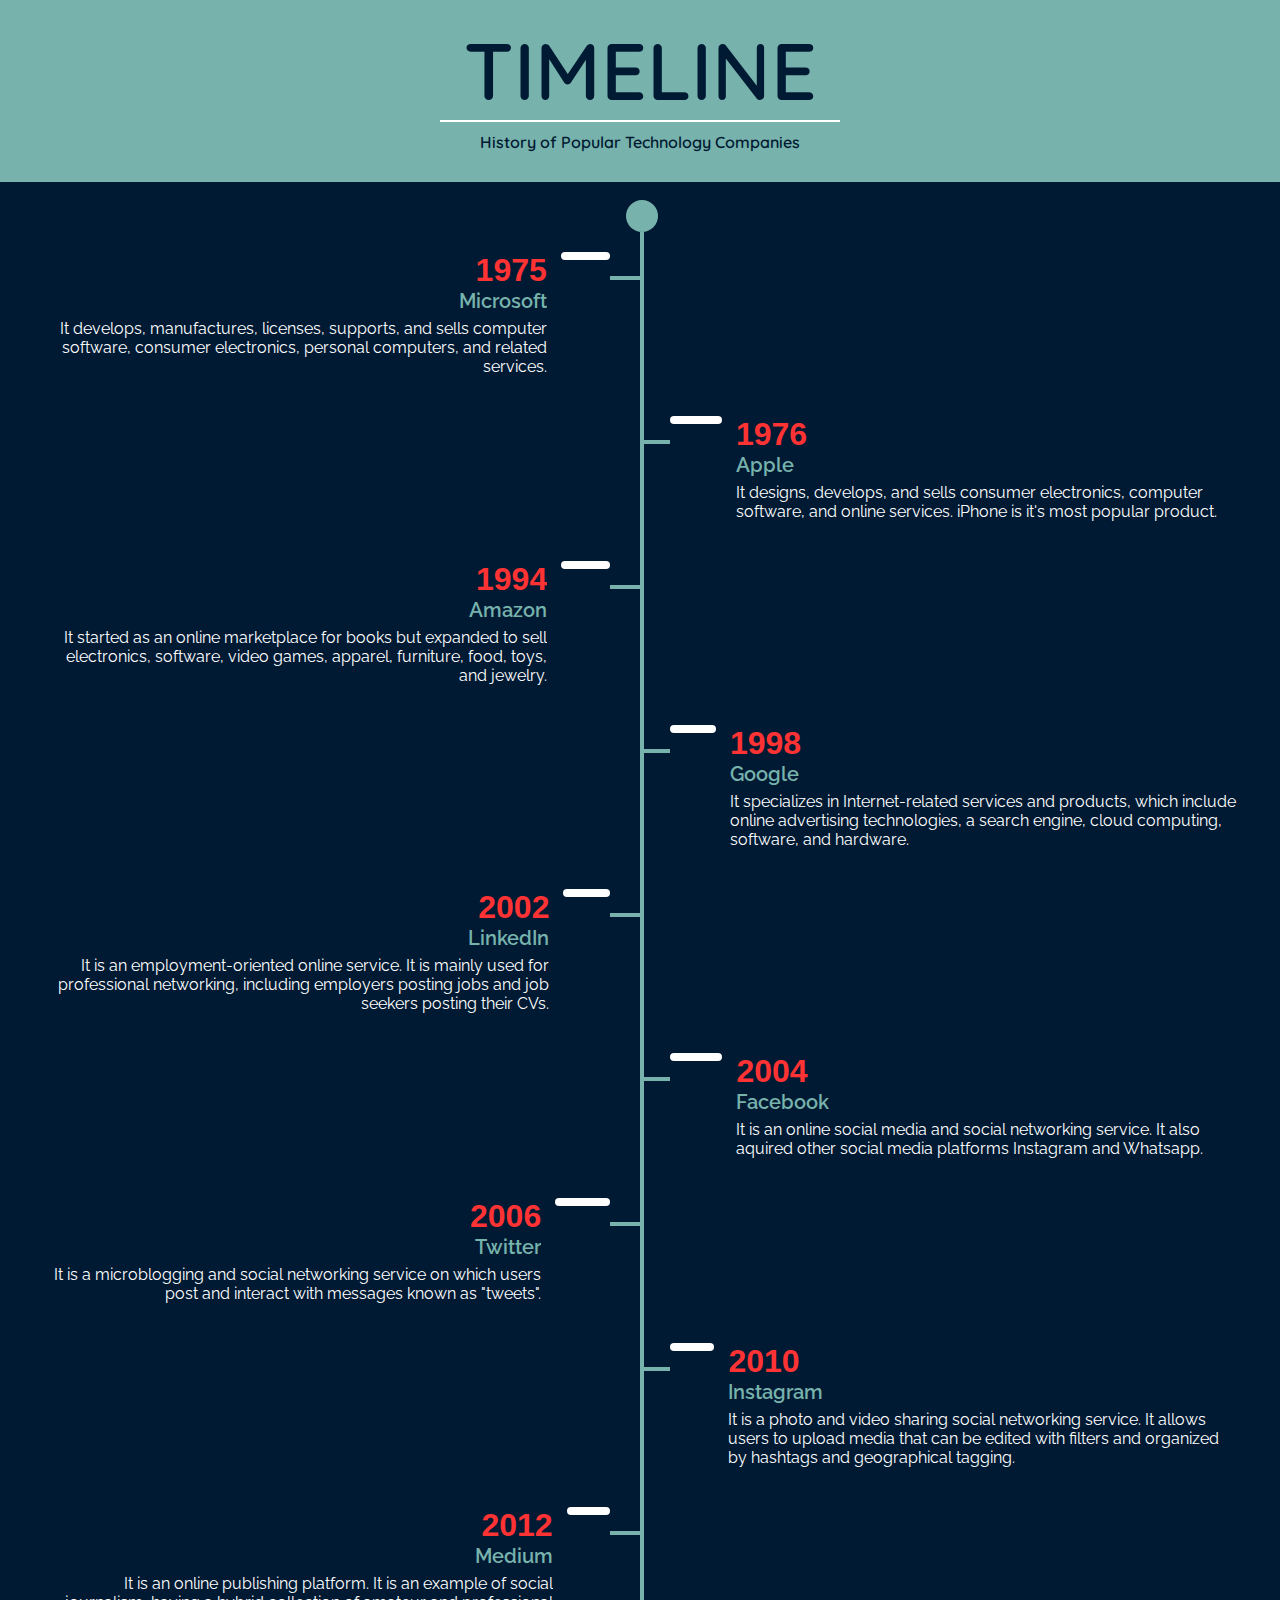
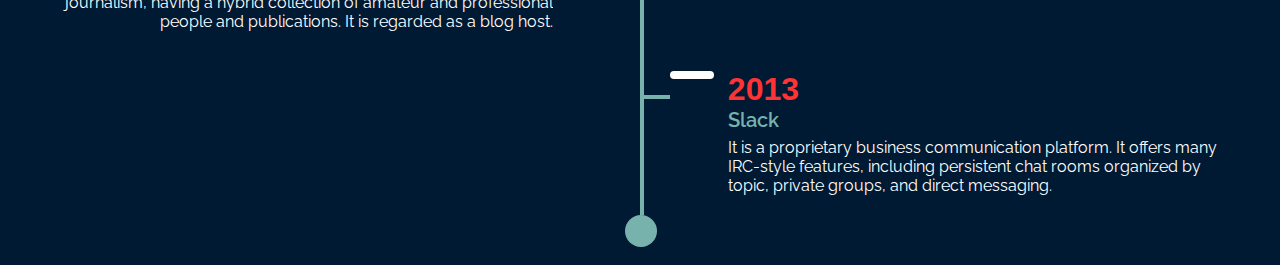
<file: companies-timeline/index.html>
<!DOCTYPE html>
<html lang="en">

<head>
  <meta charset="UTF-8">
  <meta name="viewport" content="width=device-width, initial-scale=1.0">
  <link rel="stylesheet" href="css/style.css">
  <link rel="stylesheet" href="https://use.fontawesome.com/releases/v5.14.0/css/all.css" integrity="sha384-HzLeBuhoNPvSl5KYnjx0BT+WB0QEEqLprO+NBkkk5gbc67FTaL7XIGa2w1L0Xbgc" crossorigin="anonymous">
  <link href="https://fonts.googleapis.com/css2?family=Quicksand:wght@300&family=Raleway:wght@400;600&display=swap" rel="stylesheet">
  <title>Companies Timeline</title>
</head>

<body>
  <header>
    <div class="container">
      <h1 class="heading">TIMELINE</h1>
      <hr>
      <p class="description">
        History of Popular Technology Companies 
      </p>
    </div>
  </header>
  <main>
    <div class="timeline">
      <ul>
        <li class="company left">
          <div class="icon"><i class="fab fa-microsoft"></i></div>
          <div class="content">
            <div class="year">1975</div>
            <div class="title">Microsoft</div>
            <div class="info">
              It develops, manufactures, licenses, supports, and sells computer software, consumer electronics, personal computers, and related services.
            </div>
          </div>
        </li>
        <li class="company right">
          <div class="icon"><i class="fab fa-apple"></i></div>
          <div class="content">
            <div class="year">1976</div>
            <div class="title">Apple</div>
            <div class="info">
              It designs, develops, and sells consumer electronics, computer software, and online services. iPhone is it's most popular product.
            </div>
          </div>
        </li>
        <li class="company left">
          <div class="icon"><i class="fab fa-amazon"></i></div>
          <div class="content">
            <div class="year">1994</div>
            <div class="title">Amazon</div>
            <div class="info">
              It started as an online marketplace for books but expanded to sell electronics, software, video games, apparel, furniture, food, toys, and jewelry.
            </div>
          </div>
        </li>
        <li class="company right">
          <div class="icon"><i class="fab fa-google"></i></div>
          <div class="content">
            <div class="year">1998</div>
            <div class="title">Google</div>
            <div class="info">
              It specializes in Internet-related services and products, which include online advertising technologies, a search engine, cloud computing, software, and hardware.
            </div>
          </div>
        </li>
        <li class="company left">
          <div class="icon"><i class="fab fa-linkedin-in"></i></div>
          <div class="content">
            <div class="year">2002</div>
            <div class="title">LinkedIn</div>
            <div class="info">
              It is an employment-oriented online service. It is mainly used for professional networking, including employers posting jobs and job seekers posting their CVs.
            </div>
          </div>
        </li>
        <li class="company right">
          <div class="icon"><i class="fab fa-facebook-f"></i></div>
          <div class="content">
            <div class="year">2004</div>
            <div class="title">Facebook</div>
            <div class="info">
              It is an online social media and social networking service. It also aquired other social media platforms Instagram and Whatsapp.
            </div>
          </div>
        </li>
        <li class="company left">
          <div class="icon"><i class="fab fa-twitter"></i></div>
          <div class="content">
            <div class="year">2006</div>
            <div class="title">Twitter</div>
            <div class="info">
              It is a microblogging and social networking service on which users post and interact with messages known as "tweets".
            </div>
          </div>
        </li>
        <li class="company right">
          <div class="icon"><i class="fab fa-instagram"></i></div>
          <div class="content">
            <div class="year">2010</div>
            <div class="title">Instagram</div>
            <div class="info">
              It is a photo and video sharing social networking service. It allows users to upload media that can be edited with filters and organized by hashtags and geographical tagging.
            </div>
          </div>
        </li>
        <li class="company left">
          <div class="icon"><i class="fab fa-medium-m"></i></div>
          <div class="content">
            <div class="year">2012</div>
            <div class="title">Medium</div>
            <div class="info">
              It is an online publishing platform. It is an example of social journalism, having a hybrid collection of amateur and professional people and publications. It is regarded as a blog host.
            </div>
          </div>
        </li>
        <li class="company right">
          <div class="icon"><i class="fab fa-slack"></i></div>
          <div class="content">
            <div class="year">2013</div>
            <div class="title">Slack</div>
            <div class="info">
              It is a proprietary business communication platform. It offers many IRC-style features, including persistent chat rooms organized by topic, private groups, and direct messaging.
            </div>
          </div>
        </li>
      </ul>
    </div>
  </main>
</body>

</html>
</file>
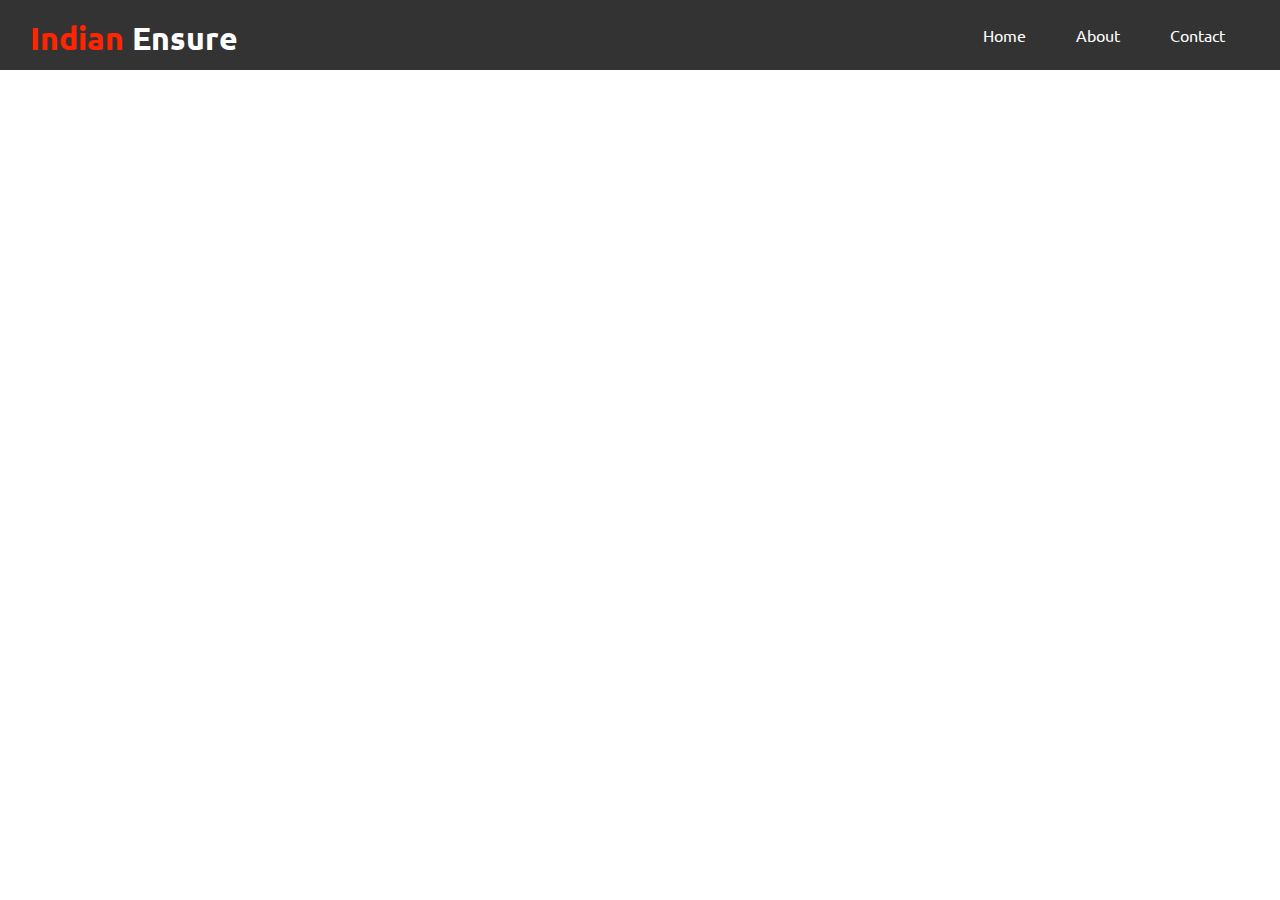
<file: edgeledger-website/index.html>
<!DOCTYPE html>
<html lang="en">
<head>
  <meta charset="UTF-8">
  <meta name="viewport" content="width=device-width, initial-scale=1.0">
  <meta name="description" content="Indian Express is a fictional company which provides world class financial services to a substantial and a diversified client base.">
  <link rel="stylesheet" href="css/utilities.css">
  <link rel="stylesheet" href="css/style.css">
  <link rel="stylesheet" href="https://use.fontawesome.com/releases/v5.14.0/css/all.css" integrity="sha384-HzLeBuhoNPvSl5KYnjx0BT+WB0QEEqLprO+NBkkk5gbc67FTaL7XIGa2w1L0Xbgc" crossorigin="anonymous">
  <link href="https://fonts.googleapis.com/css2?family=Ubuntu:wght@300;400&display=swap" rel="stylesheet">
  <title>Indian Ensure | Financial Services</title>
</head>
<body>
  <header>
    <div id="navbar">
      <div class="title">
        <h1><span class="primary-text"><i class="icon fas fa-sun"></i> Indian </span>Ensure</h1>
      </div>
      <div class="items">
        <ul>
          <li><a href="#home">Home</a></li>
          <li><a href="#about">About</a></li>
          <li><a href="#contact">Contact</a></li>
        </ul>
      </div>
    </div>
  </header>
</body>
</html>
</file>
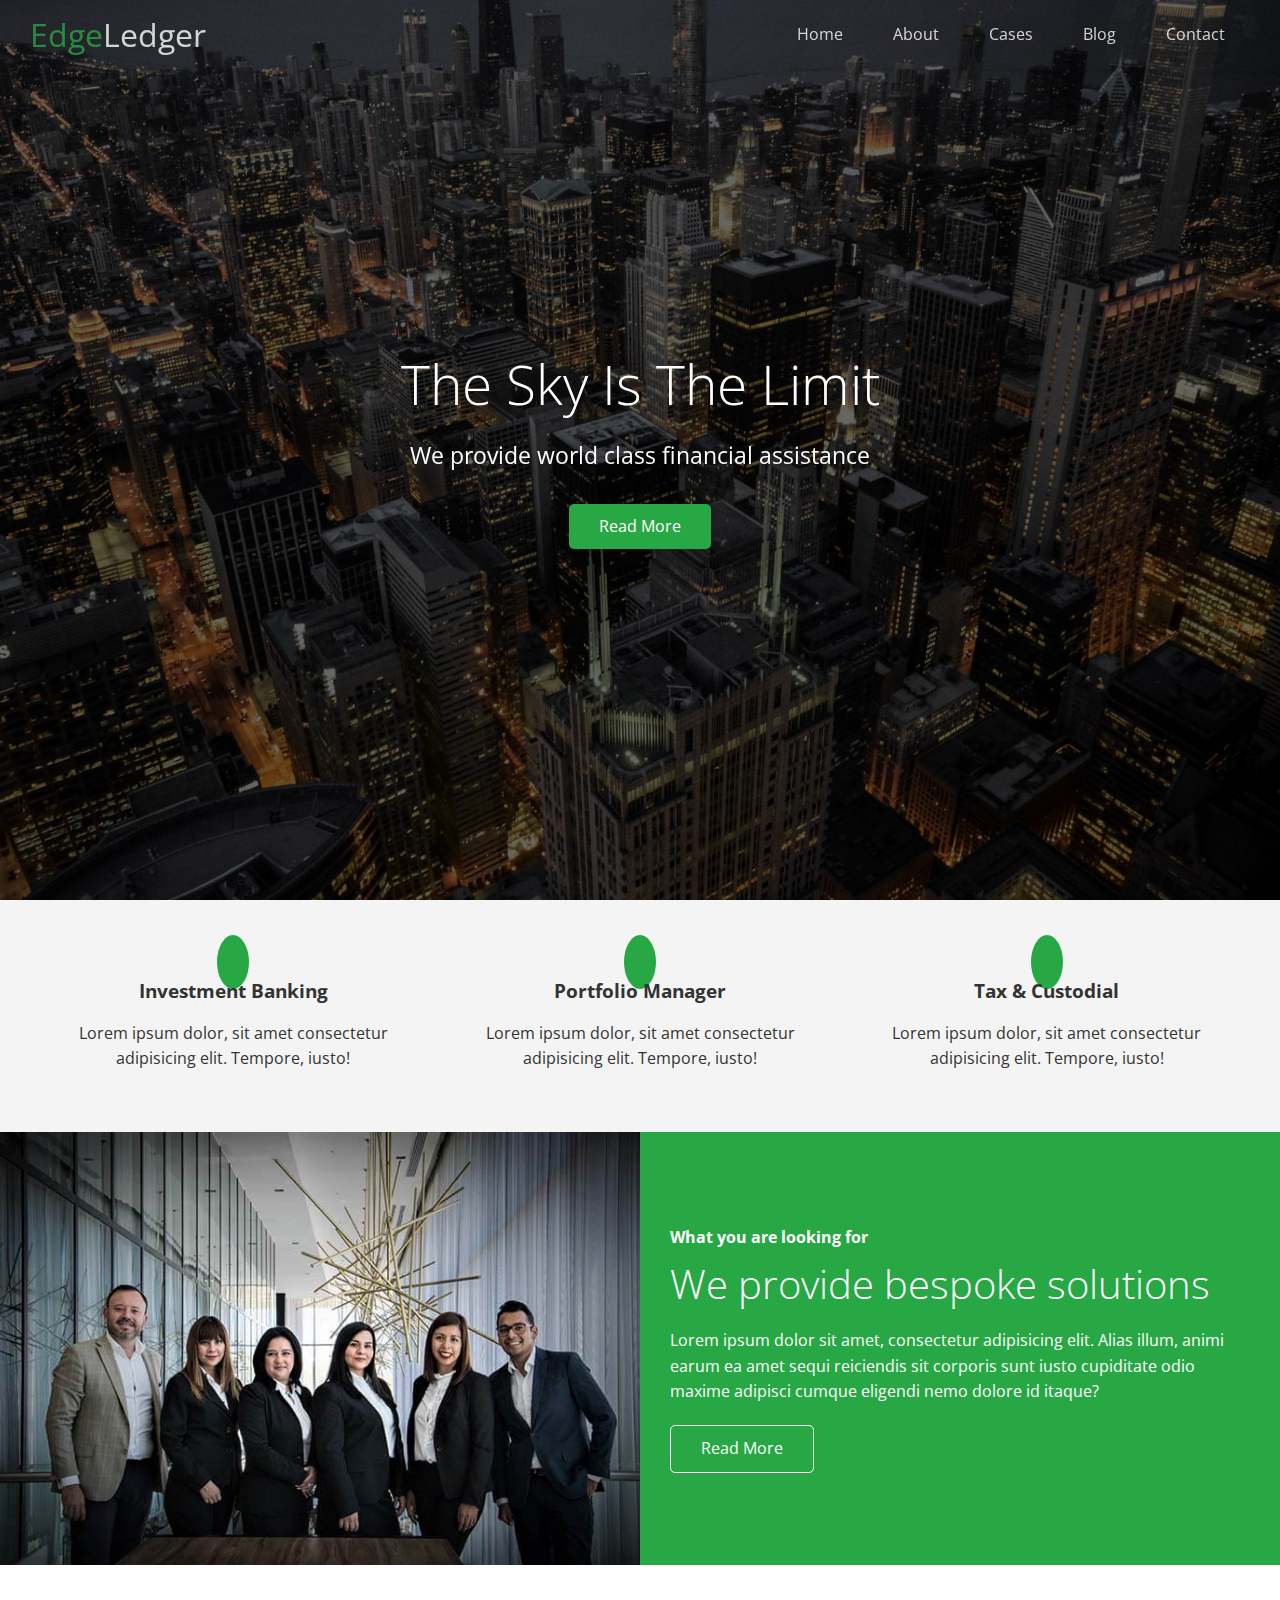
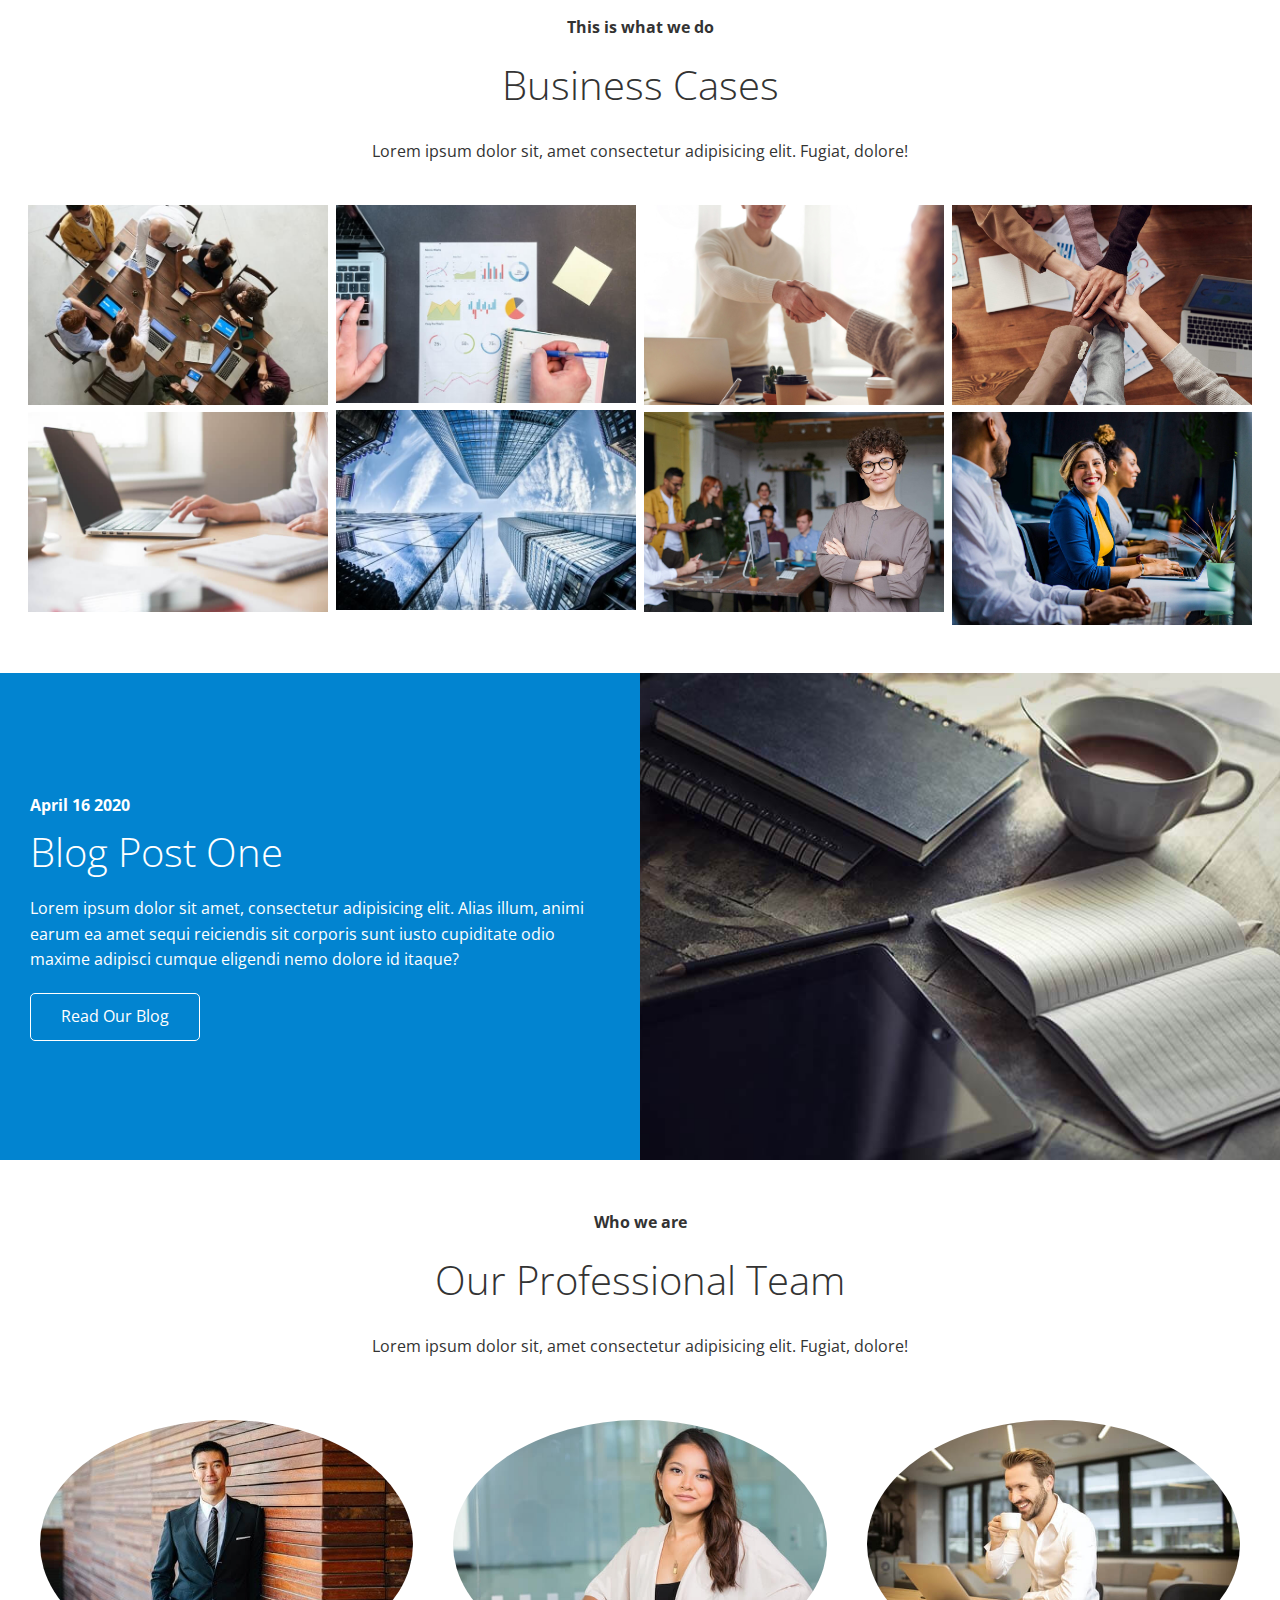
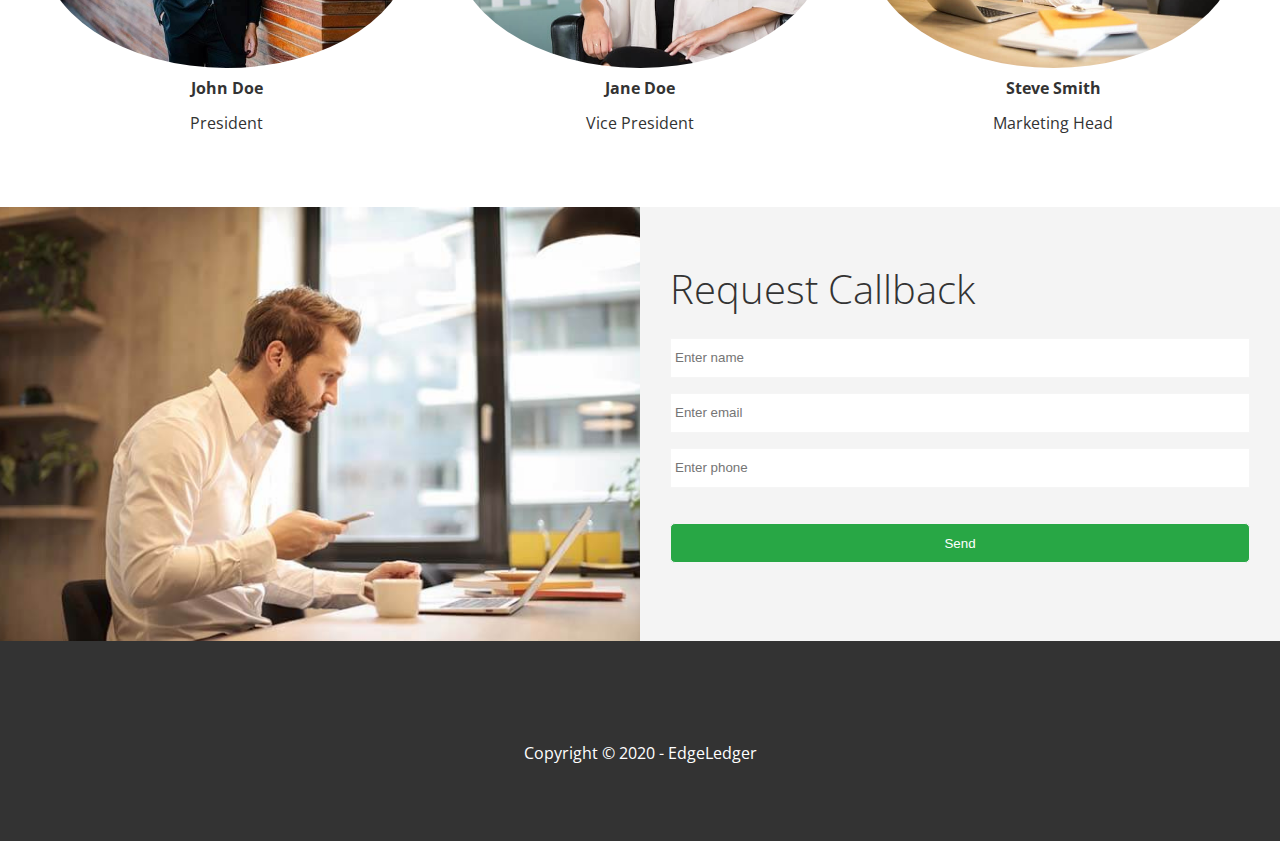
<file: edgeledger_website/index.html>
<!DOCTYPE html>
<html lang="en">
  <head>
    <meta charset="UTF-8" />
    <meta name="viewport" content="width=device-width, initial-scale=1.0" />
    <link rel="shortcut icon" type="image/x-icon" href="/favicon.ico" />
    <link
      rel="stylesheet"
      href="https://cdnjs.cloudflare.com/ajax/libs/font-awesome/5.13.0/css/all.min.css"
      integrity="sha256-h20CPZ0QyXlBuAw7A+KluUYx/3pK+c7lYEpqLTlxjYQ="
      crossorigin="anonymous"
    />
    <link rel="stylesheet" href="css/lightbox.min.css" />
    <link rel="stylesheet" href="css/utilities.css" />
    <link rel="stylesheet" href="css/style.css" />
    <title>Welcome To EdgeLedger</title>
  </head>
  <body id="home">
    <header class="hero">
      <div id="navbar" class="navbar top">
        <h1 class="logo">
          <span class="text-primary"><i class="fas fa-book-open"></i> Edge</span
          >Ledger
        </h1>
        <nav>
          <ul>
            <li><a href="#home">Home</a></li>
            <li><a href="#about">About</a></li>
            <li><a href="#cases">Cases</a></li>
            <li><a href="#blog">Blog</a></li>
            <li><a href="#contact">Contact</a></li>
          </ul>
        </nav>
      </div>

      <div class="content">
        <h1>The Sky Is The Limit</h1>
        <p>We provide world class financial assistance</p>
        <a href="#about" class="btn"
          ><i class="fas fa-chevron-right"></i> Read More</a
        >
      </div>
    </header>

    <main>
      <!-- About: Icons -->
      <section id="about" class="icons bg-light">
        <div class="flex-items">
          <div>
            <i class="fas fa-university fa-2x"></i>
            <div>
              <h3>Investment Banking</h3>
              <p>
                Lorem ipsum dolor, sit amet consectetur adipisicing elit.
                Tempore, iusto!
              </p>
            </div>
          </div>
          <div>
            <i class="fas fa-book-reader fa-2x"></i>
            <div>
              <h3>Portfolio Manager</h3>
              <p>
                Lorem ipsum dolor, sit amet consectetur adipisicing elit.
                Tempore, iusto!
              </p>
            </div>
          </div>
          <div>
            <i class="fas fa-pencil-alt fa-2x"></i>
            <div>
              <h3>Tax & Custodial</h3>
              <p>
                Lorem ipsum dolor, sit amet consectetur adipisicing elit.
                Tempore, iusto!
              </p>
            </div>
          </div>
        </div>
      </section>

      <!-- About:Solutions -->
      <section class="solutions flex-columns">
        <div class="row">
          <div class="column">
            <div class="column-1">
              <img src="images/home/people.jpg" alt="" />
            </div>
          </div>
          <div class="column">
            <div class="column-2 bg-primary">
              <h4>What you are looking for</h4>
              <h2>We provide bespoke solutions</h2>
              <p>
                Lorem ipsum dolor sit amet, consectetur adipisicing elit. Alias
                illum, animi earum ea amet sequi reiciendis sit corporis sunt
                iusto cupiditate odio maxime adipisci cumque eligendi nemo
                dolore id itaque?
              </p>
              <a href="#" class="btn btn-outline">
                <i class="fas fa-chevron"></i>
                Read More
              </a>
            </div>
          </div>
        </div>
      </section>

      <!-- Cases -->
      <section id="cases" class="cases flex-grid section-padding">
        <header class="section-header">
          <h4>This is what we do</h4>
          <h2>Business Cases</h2>
          <p>
            Lorem ipsum dolor sit, amet consectetur adipisicing elit. Fugiat,
            dolore!
          </p>
        </header>
        <div class="row">
          <div class="column">
            <a
              href="images/cases/cases1.jpg"
              data-lightbox="cases"
              data-title="Lorem ipsum dolor sit, amet consectetur adipisicing elit. Fugiat,
              dolore!"
            >
              <img src="images/cases/cases1.jpg" alt="" />
            </a>
            <a
              href="images/cases/cases2.jpg"
              data-lightbox="cases"
              data-title="Lorem ipsum dolor sit, amet consectetur adipisicing elit. Fugiat,
              dolore!"
            >
              <img src="images/cases/cases2.jpg" alt="" />
            </a>
          </div>
          <div class="column">
            <a
              href="images/cases/cases3.jpg"
              data-lightbox="cases"
              data-title="Lorem ipsum dolor sit, amet consectetur adipisicing elit. Fugiat,
            dolore!"
            >
              <img src="images/cases/cases3.jpg" alt="" />
            </a>
            <a
              href="images/cases/cases4.jpg"
              data-lightbox="cases"
              data-title="Lorem ipsum dolor sit, amet consectetur adipisicing elit. Fugiat,
              dolore!"
            >
              <img src="images/cases/cases4.jpg" alt="" />
            </a>
          </div>
          <div class="column">
            <a
              href="images/cases/cases5.jpg"
              data-lightbox="cases"
              data-title="Lorem ipsum dolor sit, amet consectetur adipisicing elit. Fugiat,
            dolore!"
            >
              <img src="images/cases/cases5.jpg" alt="" />
            </a>
            <a
              href="images/cases/cases6.jpg"
              data-lightbox="cases"
              data-title="Lorem ipsum dolor sit, amet consectetur adipisicing elit. Fugiat,
              dolore!"
            >
              <img src="images/cases/cases6.jpg" alt="" />
            </a>
          </div>
          <div class="column">
            <a
              href="images/cases/cases7.jpg"
              data-lightbox="cases"
              data-title="Lorem ipsum dolor sit, amet consectetur adipisicing elit. Fugiat,
            dolore!"
            >
              <img src="images/cases/cases7.jpg" alt="" />
            </a>
            <a
              href="images/cases/cases8.jpg"
              data-lightbox="cases"
              data-title="Lorem ipsum dolor sit, amet consectetur adipisicing elit. Fugiat,
              dolore!"
            >
              <img src="images/cases/cases8.jpg" alt="" />
            </a>
          </div>
        </div>
      </section>

      <!-- Blog -->
      <section id="blog" class="blog flex-columns flex-reverse">
        <div class="row">
          <div class="column">
            <div class="column-1">
              <img src="images/home/blog.jpg" alt="" />
            </div>
          </div>
          <div class="column">
            <div class="column-2 bg-secondary">
              <h4>April 16 2020</h4>
              <h2>Blog Post One</h2>
              <p>
                Lorem ipsum dolor sit amet, consectetur adipisicing elit. Alias
                illum, animi earum ea amet sequi reiciendis sit corporis sunt
                iusto cupiditate odio maxime adipisci cumque eligendi nemo
                dolore id itaque?
              </p>
              <a href="blog.html" class="btn btn-outline">
                <i class="fas fa-chevron"></i>
                Read Our Blog
              </a>
            </div>
          </div>
        </div>
      </section>

      <!-- Team -->
      <section id="team" class="team section-padding">
        <header class="section-header">
          <h4>Who we are</h4>
          <h2>Our Professional Team</h2>
          <p>
            Lorem ipsum dolor sit, amet consectetur adipisicing elit. Fugiat,
            dolore!
          </p>
        </header>
        <div class="flex-items">
          <div>
            <img src="images/team/person1.jpg" alt="" />
            <h4>John Doe</h4>
            <p>President</p>
          </div>
          <div>
            <img src="images/team/person2.jpg" alt="" />
            <h4>Jane Doe</h4>
            <p>Vice President</p>
          </div>
          <div>
            <img src="images/team/person3.jpg" alt="" />
            <h4>Steve Smith</h4>
            <p>Marketing Head</p>
          </div>
        </div>
      </section>

      <!-- Contact -->
      <section id="contact" class="contact flex-columns">
        <div class="row">
          <div class="column">
            <div class="column-1">
              <img src="images/home/contact.jpg" alt="" />
            </div>
          </div>
          <div class="column">
            <div class="column-2 bg-light">
              <h2>Request Callback</h2>
              <form action="" class="callback-form">
                <div class="form-control">
                  <label for="name"></label>
                  <input
                    type="text"
                    name="name"
                    id="name"
                    placeholder="Enter name"
                  />
                </div>
                <div class="form-control">
                  <label for="email"></label>
                  <input
                    type="email"
                    name="email"
                    id="email"
                    placeholder="Enter email"
                  />
                </div>
                <div class="form-control">
                  <label for="phone"></label>
                  <input
                    type="text"
                    name="phone"
                    id="phone"
                    placeholder="Enter phone"
                  />
                </div>
                <input type="submit" value="Send" id="submit" class="btn" />
              </form>
            </div>
          </div>
        </div>
      </section>
    </main>

    <footer class="footer bg-dark">
      <div class="social">
        <a href="#"><i class="fab fa-facebook fa-2x"></i></a>
        <a href="#"><i class="fab fa-twitter fa-2x"></i></a>
        <a href="#"><i class="fab fa-youtube fa-2x"></i></a>
        <a href="#"><i class="fab fa-linkedin fa-2x"></i></a>
      </div>
      <p>Copyright &copy; 2020 - EdgeLedger</p>
    </footer>

    <script
      src="https://code.jquery.com/jquery-3.5.0.min.js"
      integrity="sha256-xNzN2a4ltkB44Mc/Jz3pT4iU1cmeR0FkXs4pru/JxaQ="
      crossorigin="anonymous"
    ></script>
    <script src="js/lightbox.min.js"></script>
    <script>
      const navbar = document.getElementById('navbar');
      let scrolled = false;

      window.onscroll = function () {
        if (window.pageYOffset > 100) {
          navbar.classList.remove('top');
          if (!scrolled) {
            navbar.style.transform = 'translateY(-70px)';
          }
          setTimeout(function () {
            navbar.style.transform = 'translateY(0)';
            scrolled = true;
          }, 200);
        } else {
          navbar.classList.add('top');
          scrolled = false;
        }
      };

      // Smooth Scrolling
      $('#navbar a, .btn').on('click', function (e) {
        if (this.hash !== '') {
          e.preventDefault();

          const hash = this.hash;

          $('html, body').animate(
            {
              scrollTop: $(hash).offset().top - 100,
            },
            800
          );
        }
      });
    </script>
  </body>
</html>
</file>
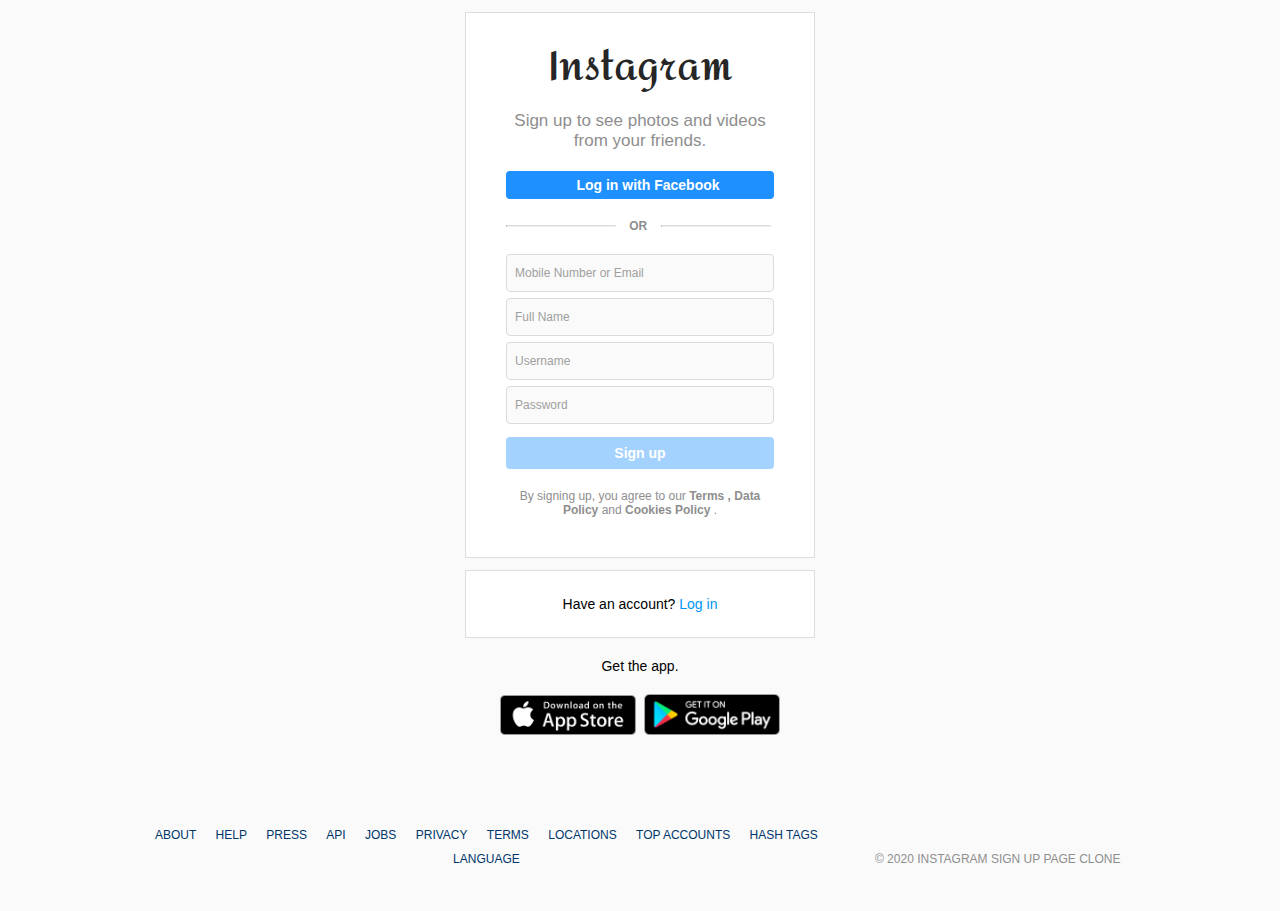
<file: instagram-signup-page/index.html>
<!DOCTYPE html>
<html lang="en">

<head>
  <meta charset="UTF-8">
  <meta name="viewport" content="width=device-width, initial-scale=1.0">
  <link rel="stylesheet" href="css/style.css">
  <link href="https://fonts.googleapis.com/css2?family=Amita&display=swap" rel="stylesheet">
  <link rel="stylesheet" href="https://use.fontawesome.com/releases/v5.14.0/css/all.css" integrity="sha384-HzLeBuhoNPvSl5KYnjx0BT+WB0QEEqLprO+NBkkk5gbc67FTaL7XIGa2w1L0Xbgc" crossorigin="anonymous">
  <title>Sign up &bull; Instagram</title>
</head>

<body>
  <div id="SignupContainer">
    <div class="signupBox">
      <header>
        <h2>Instagram</h2>
        <p>Sign up to see photos and videos from your friends.</p>
        <button><i class="fab fa-facebook"></i>Log in with Facebook</button>
      </header>
      <div class="seperator">
        <hr>OR<hr>
      </div>
      <form action="#">
        <input type="text" name="email" placeholder="Mobile Number or Email">
        <input type="text" name="fullname" placeholder="Full Name">
        <input type="text" name="username" placeholder="Username">
        <input type="password" placeholder="Password">
        <button type="button" disabled>Sign up</button>
      </form>
      <footer>
        <p>
          By signing up, you agree to our <a href="#">Terms , Data Policy</a> and <a href="#">Cookies Policy</a> .
        </p>
      </footer>
    </div>
  </div>
  <div id="BottomContainer">
    <p>
      Have an account? <a href="#">Log in</a>
    </p>
  </div>
  <div id="AppsContainer">
    <p>Get the app.</p>
    <img src="./img/appstore.png" alt="appstore">
    <img src="./img/playstore.png" alt="playstore">
  </div>
  <div id="LastContainer">
    <div class="links">
      <a href="#">ABOUT</a>
      <a href="#">HELP</a>
      <a href="#">PRESS</a>
      <a href="#">API</a>
      <a href="#">JOBS</a>
      <a href="#">PRIVACY</a>
      <a href="#">TERMS</a>
      <a href="#">LOCATIONS</a>
      <a href="#">TOP ACCOUNTS</a>
      <a href="#">HASH TAGS</a>
      <a href="#">LANGUAGE</a>
    </div>
    <div class="copyright">
      <p>&copy; 2020 INSTAGRAM SIGN UP PAGE CLONE</p>
    </div>
  </div>
</body>

</html>
</file>
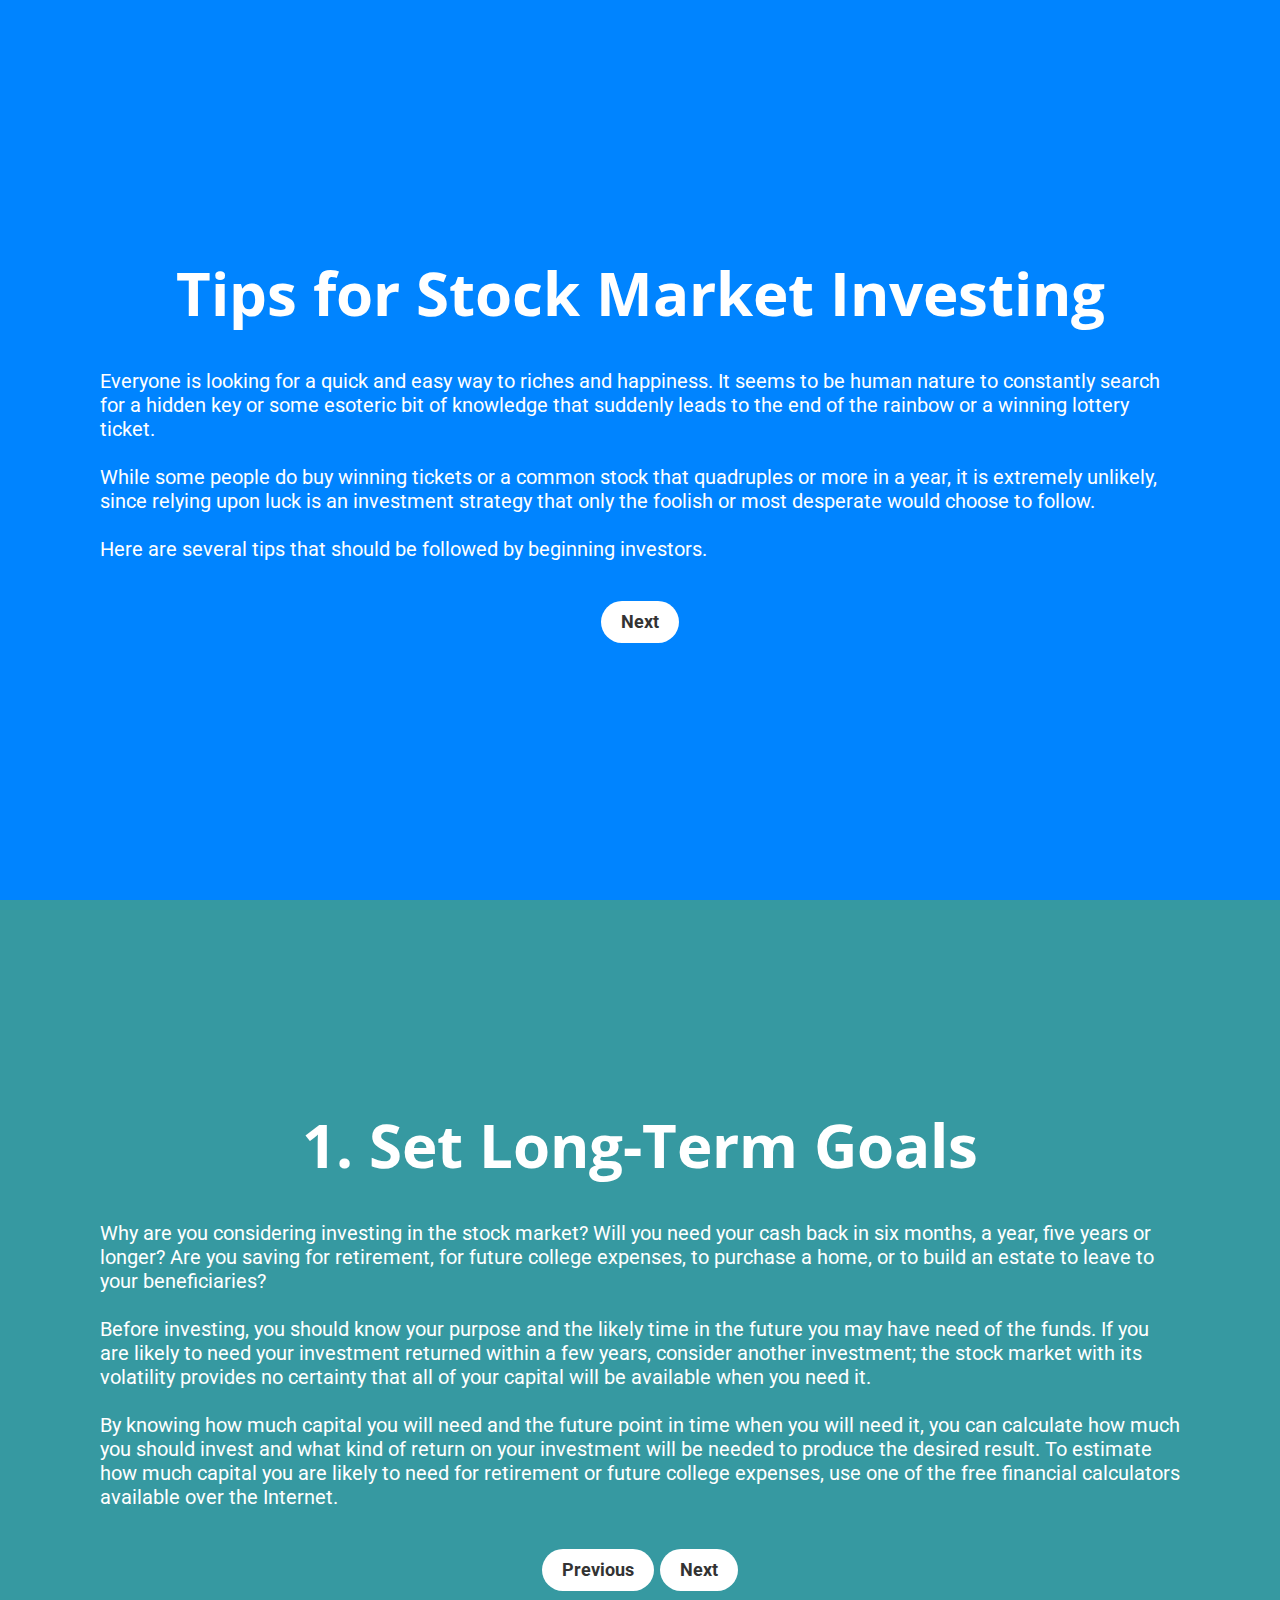
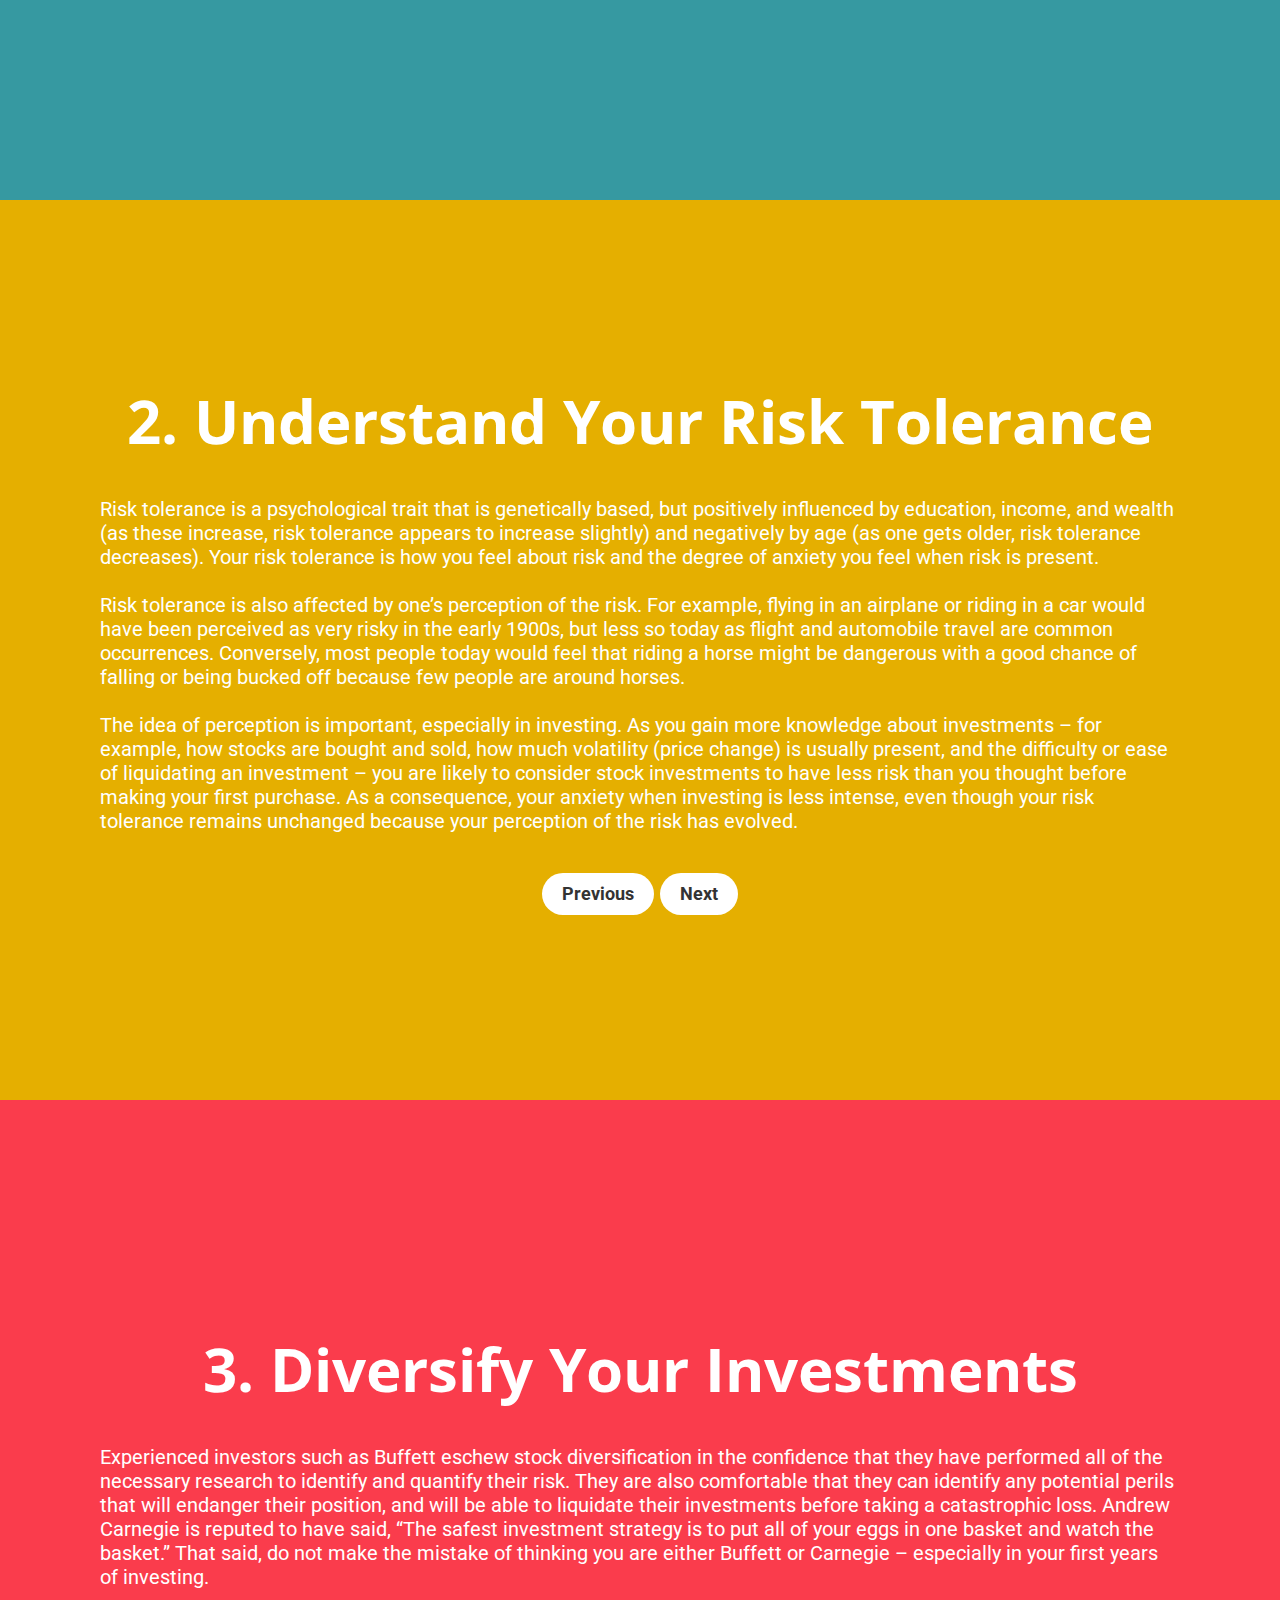
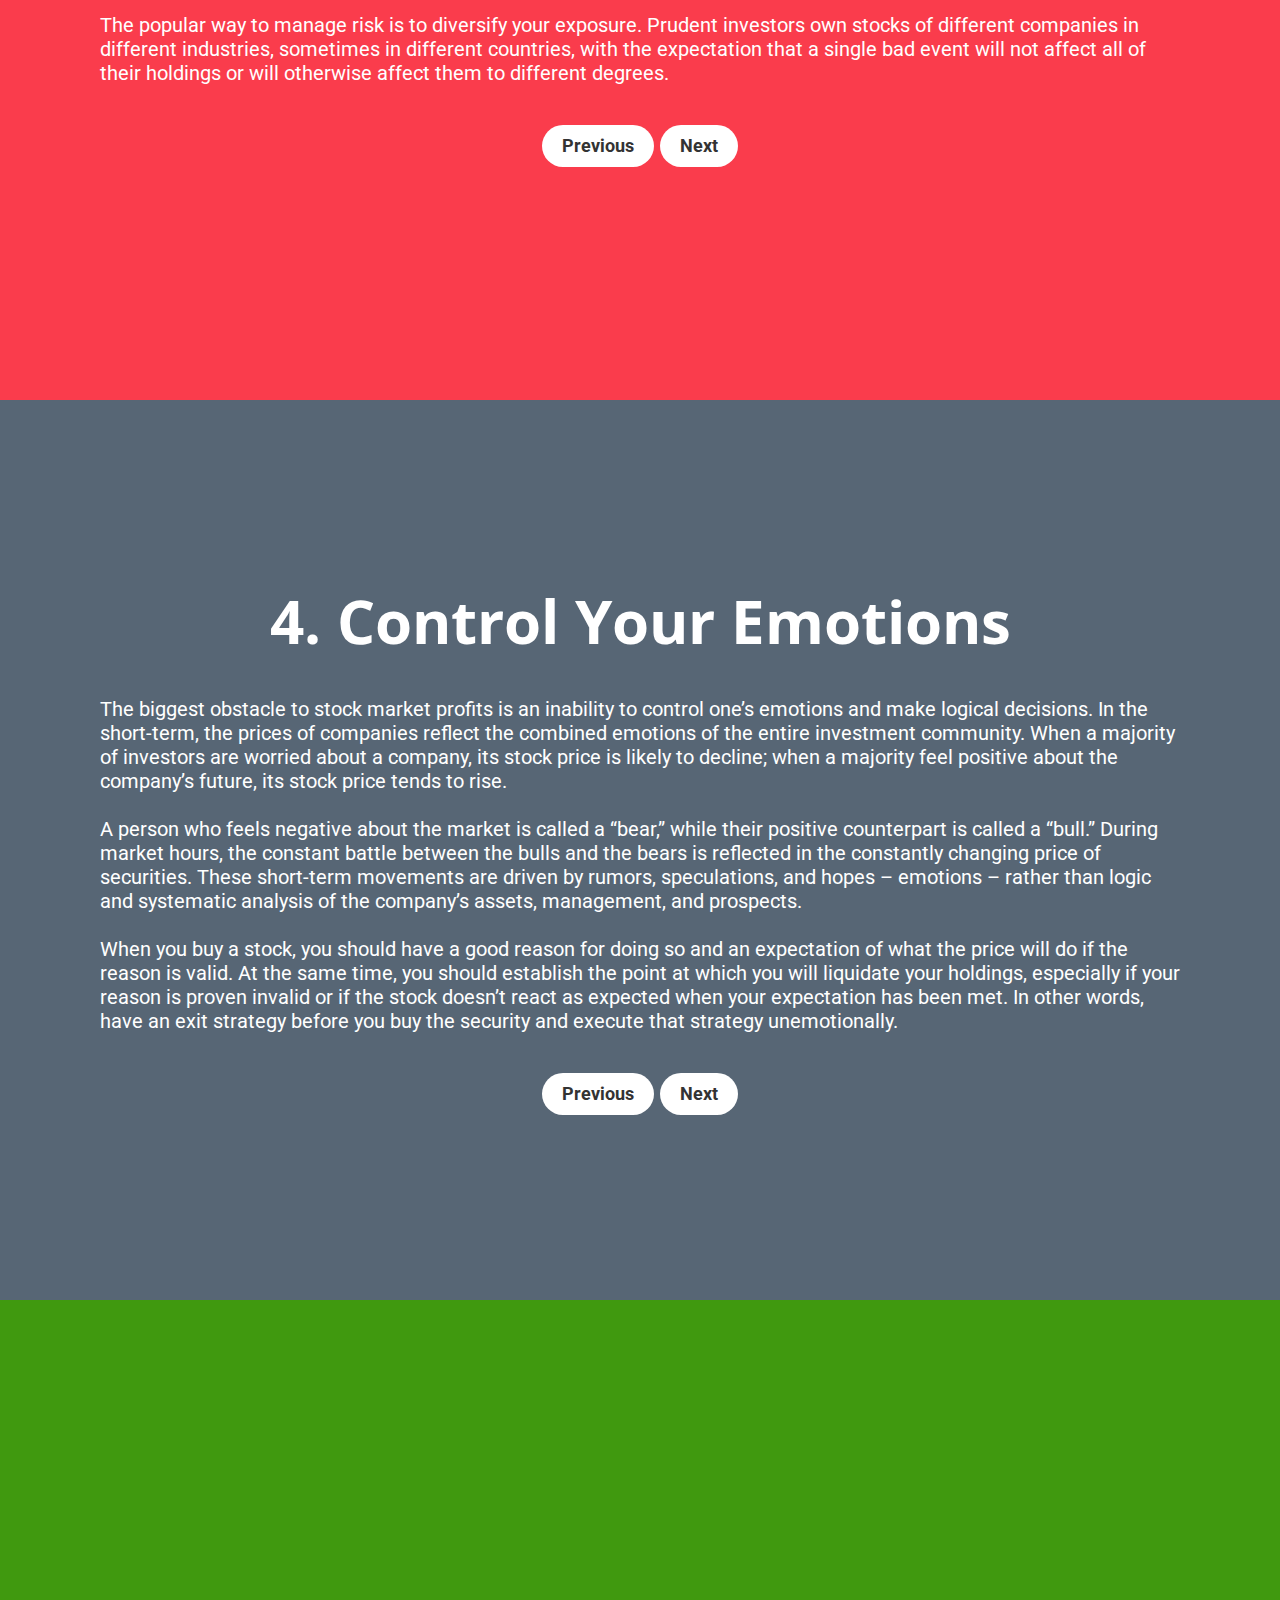
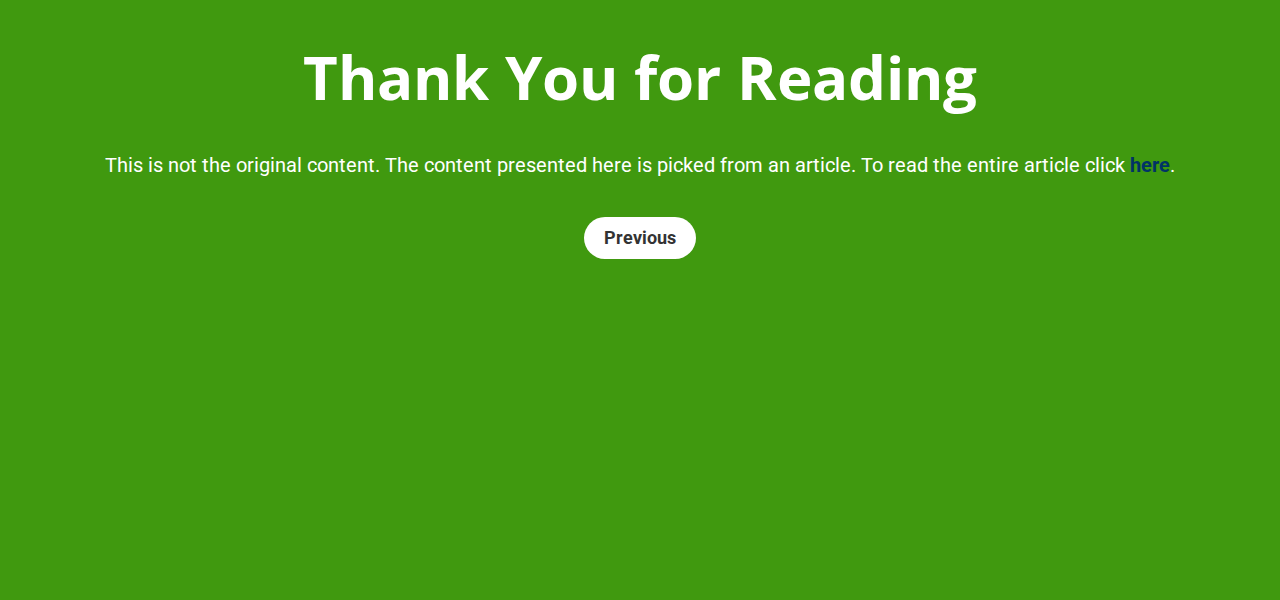
<file: investing-tips/index.html>
<!DOCTYPE html>
<html lang="en">

<head>
  <meta charset="UTF-8">
  <meta name="viewport" content="width=device-width, initial-scale=1.0">
  <link rel="stylesheet" href="https://use.fontawesome.com/releases/v5.14.0/css/all.css"
    integrity="sha384-HzLeBuhoNPvSl5KYnjx0BT+WB0QEEqLprO+NBkkk5gbc67FTaL7XIGa2w1L0Xbgc" crossorigin="anonymous">
  <link href="https://fonts.googleapis.com/css2?family=Open+Sans:wght@700&family=Roboto:wght@300&display=swap"
    rel="stylesheet">
  <link rel="stylesheet" href="style.css">
  <title>Stock Market Investing Tips</title>
</head>

<body>
  <div id="page-1" class="page">
    <h1 class="heading">Tips for Stock Market Investing</h1>
    <p class="content">
      Everyone is looking for a quick and easy way to riches and happiness. It seems to be human nature to constantly search for a hidden key or some esoteric bit of knowledge that suddenly leads to the end of the rainbow or a winning lottery ticket.
      <br><br>
      While some people do buy winning tickets or a common stock that quadruples or more in a year, it is extremely unlikely, since relying upon luck is an investment strategy that only the foolish or most
      desperate would choose to follow.
      <br>
      <br>
      Here are several tips that should be followed by beginning investors.
    </p>
    <div class="buttons">
      <a href="#page-2">Next <i class="fas fa-arrow-circle-down"></i></a>
    </div>
  </div>
  <div id="page-2" class="page">
    <h1 class="heading">1. Set Long-Term Goals</h1>
    <p class="content">
      Why are you considering investing in the stock market? Will you need your cash back in six months, a year, five years or longer? Are you saving for retirement, for future college expenses, to purchase a home, or to build an estate to leave to your beneficiaries?
      <br><br>
      Before investing, you should know your purpose and the likely time in the future you may have need of the funds. If you are likely to need your investment returned within a few years, consider another investment; the stock market with its volatility provides no certainty that all of your capital will be available when you need it.
      <br><br>
      By knowing how much capital you will need and the future point in time when you will need it, you can calculate how much you should invest and what kind of return on your investment will be needed to produce the desired result. To estimate how much capital you are likely to need for retirement or future college expenses, use one of the free financial calculators available over the Internet.
    </p>
    <div class="buttons">
      <a href="#page-1">Previous <i class="fas fa-arrow-circle-up"></i></a>
      <a href="#page-3">Next <i class="fas fa-arrow-circle-down"></i></a>
    </div>
  </div>
  <div id="page-3" class="page">
    <h1 class="heading">2. Understand Your Risk Tolerance</h1>
    <p class="content">
      Risk tolerance is a psychological trait that is genetically based, but positively influenced by education, income, and wealth (as these increase, risk tolerance appears to increase slightly) and negatively by age (as one gets older, risk tolerance decreases). Your risk tolerance is how you feel about risk and the degree of anxiety you feel when risk is present.
      <br><br>
      Risk tolerance is also affected by one’s perception of the risk. For example, flying in an airplane or riding in a car would have been perceived as very risky in the early 1900s, but less so today as flight and automobile travel are common occurrences. Conversely, most people today would feel that riding a horse might be dangerous with a good chance of falling or being bucked off because few people are around horses.
      <br><br>
      The idea of perception is important, especially in investing. As you gain more knowledge about investments – for example, how stocks are bought and sold, how much volatility (price change) is usually present, and the difficulty or ease of liquidating an investment – you are likely to consider stock investments to have less risk than you thought before making your first purchase. As a consequence, your anxiety when investing is less intense, even though your risk tolerance remains unchanged because your perception of the risk has evolved.
    </p>
    <div class="buttons">
      <a href="#page-2">Previous <i class="fas fa-arrow-circle-up"></i></a>
      <a href="#page-4">Next <i class="fas fa-arrow-circle-down"></i></a>
    </div>
  </div>
  <div id="page-4" class="page">
    <h1 class="heading">3. Diversify Your Investments</h1>
    <p class="content">
      Experienced investors such as Buffett eschew stock diversification in the confidence that they have performed all of the necessary research to identify and quantify their risk. They are also comfortable that they can identify any potential perils that will endanger their position, and will be able to liquidate their investments before taking a catastrophic loss. Andrew Carnegie is reputed to have said, “The safest investment strategy is to put all of your eggs in one basket and watch the basket.” That said, do not make the mistake of thinking you are either Buffett or Carnegie – especially in your first years of investing.
      <br><br>
      The popular way to manage risk is to diversify your exposure. Prudent investors own stocks of different companies in different industries, sometimes in different countries, with the expectation that a single bad event will not affect all of their holdings or will otherwise affect them to different degrees.
    </p>
    <div class="buttons">
      <a href="#page-3">Previous <i class="fas fa-arrow-circle-up"></i></a>
      <a href="#page-5">Next <i class="fas fa-arrow-circle-down"></i></a>
    </div>
  </div>
  <div id="page-5" class="page">
    <h1 class="heading">4. Control Your Emotions</h1>
    <p class="content">
      The biggest obstacle to stock market profits is an inability to control one’s emotions and make logical decisions. In the short-term, the prices of companies reflect the combined emotions of the entire investment community. When a majority of investors are worried about a company, its stock price is likely to decline; when a majority feel positive about the company’s future, its stock price tends to rise.
      <br><br>
      A person who feels negative about the market is called a “bear,” while their positive counterpart is called a “bull.” During market hours, the constant battle between the bulls and the bears is reflected in the constantly changing price of securities. These short-term movements are driven by rumors, speculations, and hopes – emotions – rather than logic and systematic analysis of the company’s assets, management, and prospects.
      <br><br>
      When you buy a stock, you should have a good reason for doing so and an expectation of what the price will do if the reason is valid. At the same time, you should establish the point at which you will liquidate your holdings, especially if your reason is proven invalid or if the stock doesn’t react as expected when your expectation has been met. In other words, have an exit strategy before you buy the security and execute that strategy unemotionally.
    </p>
    <div class="buttons">
      <a href="#page-4">Previous <i class="fas fa-arrow-circle-up"></i></a>
      <a href="#page-6">Next <i class="fas fa-arrow-circle-down"></i></a>
    </div>
  </div>
  <div id="page-6" class="page">
    <h1 class="heading">Thank You for Reading</h1>
    <p class="content">
      This is not the original content. The content presented here is picked from an article. To read the entire article click <a href="https://www.moneycrashers.com/stock-market-investing-tips-guide-checklist" target="_blank"><strong>here</strong></a>.
    </p>
    <div class="buttons">
      <a href="#page-5">Previous <i class="fas fa-arrow-circle-up"></i></a>
    </div>
  </div>
</body>

</html>
</file>
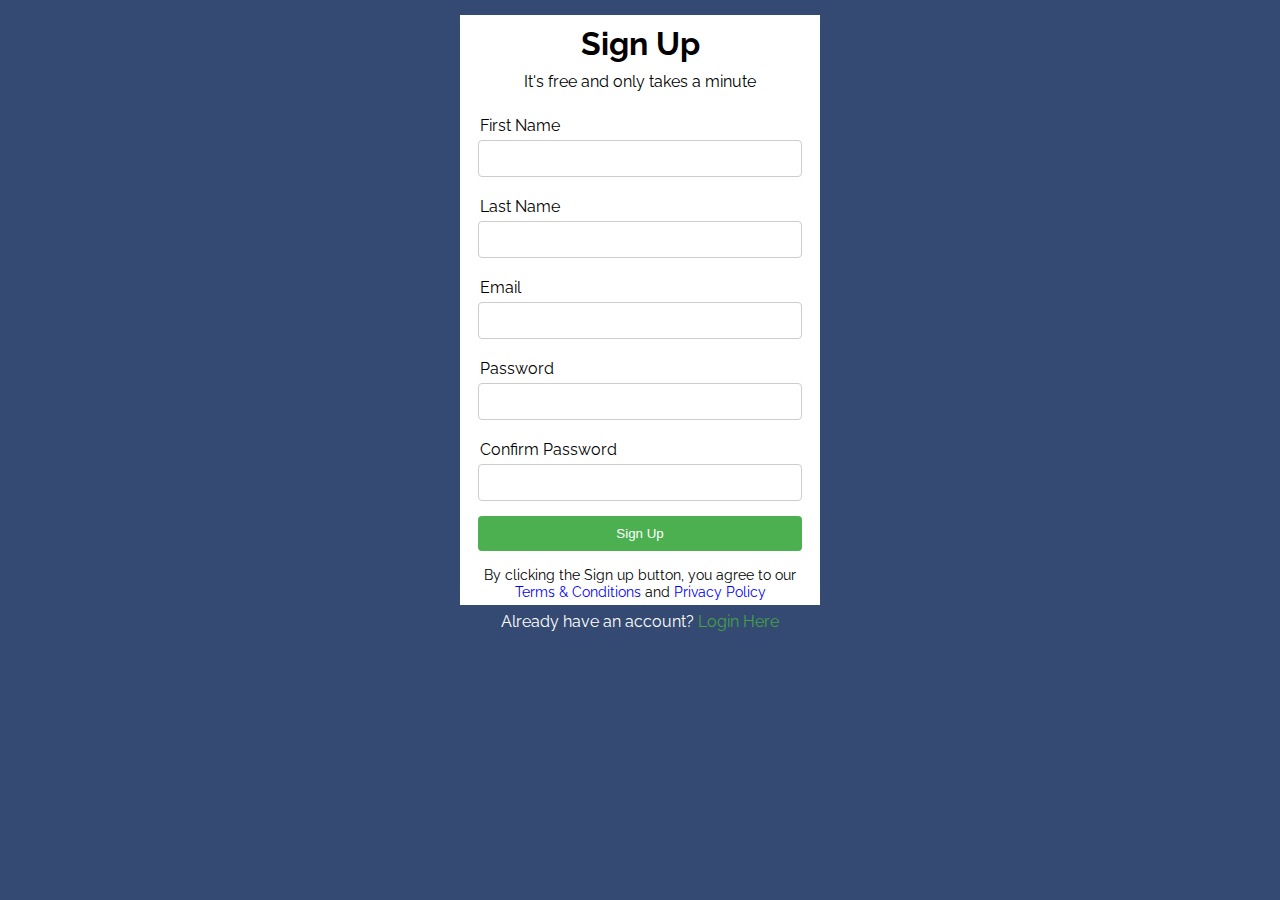
<file: Signup Form-1/index.html>
<!DOCTYPE html>
<html>
<head>
  <title>Signup Form</title>
  <link href="https://fonts.googleapis.com/css2?family=Raleway&display=swap" rel="stylesheet">
  <style>
    * {
      margin: 0px;
      padding: 0px;
      box-sizing: border-box;
    }
    body {
      background-color: #344a72;
      font-family: 'Raleway', sans-serif;
    }
    .container {
      background-color: #fff;
      height: 590px;
      width: 360px;
      margin: 15px auto;
    }
    .header h1 {
      text-align: center;
      padding: 10px;
    }
    .header p {
      text-align: center;
      padding-bottom: 20px;
    }
    .form-group label {
      display: block;
      padding: 5px 20px;
    }
    .form-group input {
      display: block;
      padding: 10px 10px;
      margin: 0px 18px 15px;
      width: 90%;
      border: 1px solid #ccc;
      border-radius: 4px;
    }
    
    .form-group input[type="submit"] {
      background-color: #4CAF50;
      border: none;
      color: white;
      cursor: pointer;
      outline: none;
    }
    .form-group input[type=submit]:hover {
      background-color: #45a049;
    }
    .form-group input:focus {
      outline: 2px gray solid;
      outline-style: auto;
    }
    footer {
      text-align: center;
      padding: 0px 10px;
      font-size: 0.9em;
    }
    footer a {
      text-decoration: none;
      color: blue;
    }
    .bottom-text p {
      text-align: center;
      padding: 12px;
      color: white;
    }
    .bottom-text p a {
      text-decoration: none;
      color: #45a049;
    }
  </style>
</head>
<body>
  <div class="container">
    <div class="header">
      <h1>Sign Up</h1>
      <p>It's free and only takes a minute</p>
    </div>
    <form action="#">
      <div class="form-group">
        <label for="firstname">First Name</label>
        <input type="text" id="firstname" name="firstname">
      </div>
      <div class="form-group">
        <label for="lastname">Last Name</label>
        <input type="text" id="lastname" name="lastname">
      </div>
      <div class="form-group">
        <label for="email">Email</label>
        <input type="email" name="email" id="email">
      </div>
      <div class="form-group">
        <label for="password">Password</label>
        <input type="password" name="password" id="password">
      </div>
      <div class="form-group">
        <label for="confirm-password">Confirm Password</label>
        <input type="password" name="password" id="confirm-password">
      </div>
      <div class="form-group">
        <input type="submit" name="submit" value="Sign Up">
      </div>
    </form>
    <footer>
      <p>
        By clicking the Sign up button, you agree to our <a href="#">Terms & Conditions</a> and <a href="#">Privacy Policy</a>
      </p>
    </footer>
    <div class="bottom-text">
      <p>Already have an account? <a href="#">Login Here</a></p>
    </div>
  </div>
</body>
</html>
</file>
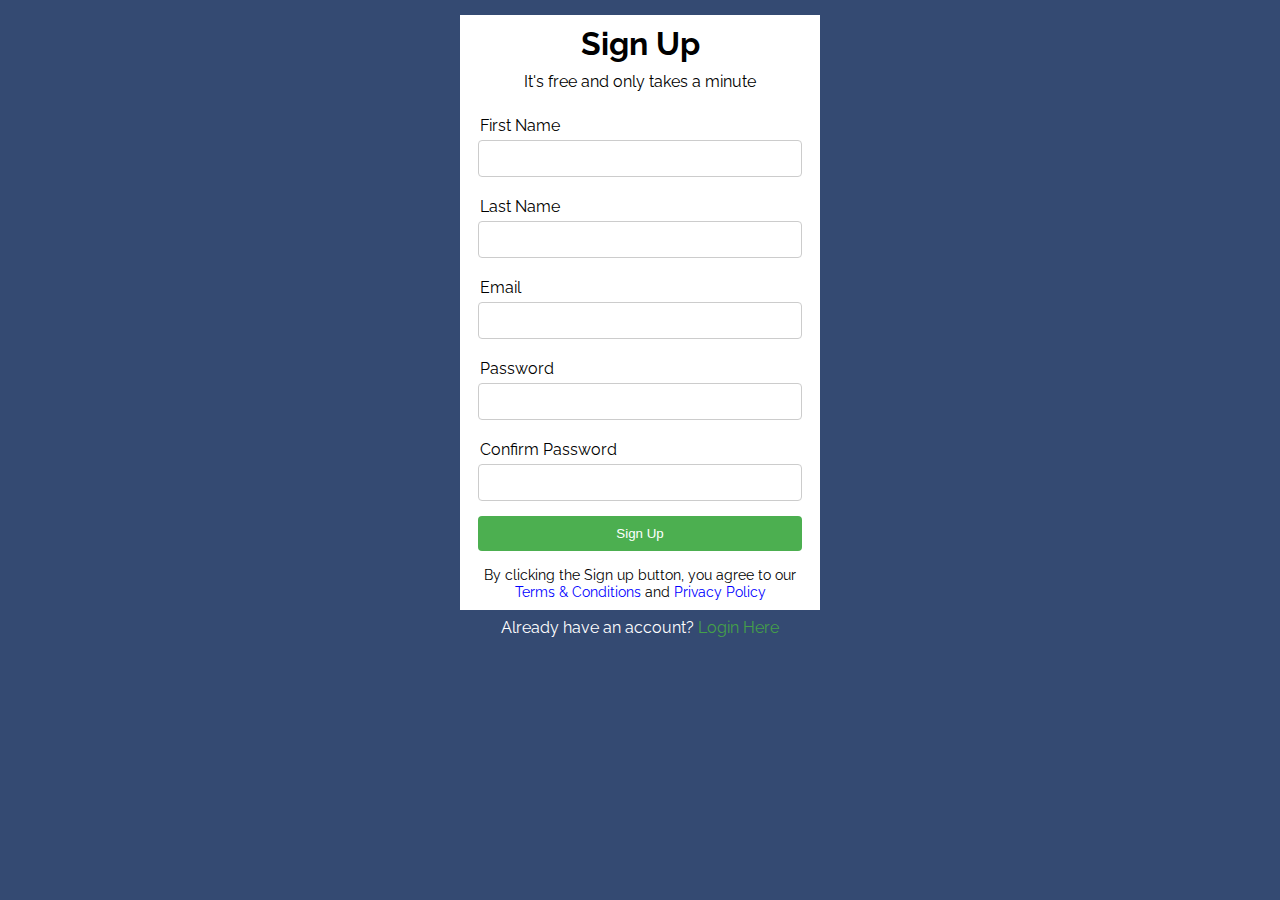
<file: signup-form/index.html>
<!DOCTYPE html>
<html>

<head>
  <title>Signup Form</title>
  <link href="https://fonts.googleapis.com/css2?family=Raleway&display=swap" rel="stylesheet">
  <style>
    * {
      margin: 0px;
      padding: 0px;
      box-sizing: border-box;
    }
    
    body {
      background-color: #344a72;
      font-family: 'Raleway', sans-serif;
    }
    
    .container {
      background-color: #fff;
      width: 360px;
      margin: 15px auto 0;
    }
    
    .header h1 {
      text-align: center;
      padding: 10px;
    }
    
    .header p {
      text-align: center;
      padding-bottom: 20px;
    }
    
    .form-group label {
      display: block;
      padding: 5px 20px;
    }
    
    .form-group input {
      display: block;
      padding: 10px 10px;
      margin: 0px 18px 15px;
      width: 90%;
      border: 1.4px solid #ccc;
      border-radius: 4px;
      outline: none;
    }

    .form-group input:focus {
      border-color: #282828;
    }
    
    .form-group input[type="submit"] {
      background-color: #4CAF50;
      border: none;
      color: white;
      cursor: pointer;
      outline: none;
    }
    
    .form-group input[type=submit]:hover {
      background-color: #45a049;
    }
    
    footer {
      text-align: center;
      padding: 0px 10px 10px;
      font-size: 0.9em;
    }
    
    footer a {
      text-decoration: none;
      color: blue;
    }
    
    .bottom-text p {
      text-align: center;
      padding: 8px 12px;
      width: 360px;
      margin: auto;
      color: white;
    }
    
    .bottom-text p a {
      text-decoration: none;
      color: #45a049;
    }
  </style>
</head>

<body>
  <div class="container">
    <div class="header">
      <h1>Sign Up</h1>
      <p>It's free and only takes a minute</p>
    </div>
    <form action="#">
      <div class="form-group">
        <label for="firstname">First Name</label>
        <input type="text" id="firstname" name="firstname">
      </div>
      <div class="form-group">
        <label for="lastname">Last Name</label>
        <input type="text" id="lastname" name="lastname">
      </div>
      <div class="form-group">
        <label for="email">Email</label>
        <input type="email" name="email" id="email">
      </div>
      <div class="form-group">
        <label for="password">Password</label>
        <input type="password" name="password" id="password">
      </div>
      <div class="form-group">
        <label for="confirm-password">Confirm Password</label>
        <input type="password" name="password" id="confirm-password">
      </div>
      <div class="form-group">
        <input type="submit" name="submit" value="Sign Up">
      </div>
    </form>
    <footer>
      <p>
        By clicking the Sign up button, you agree to our <a href="#">Terms & Conditions</a> and <a href="#">Privacy Policy</a>
      </p>
    </footer>
  </div>
  <div class="bottom-text">
    <p>Already have an account? <a href="#">Login Here</a></p>
  </div>
</body>
  
</html>
</file>
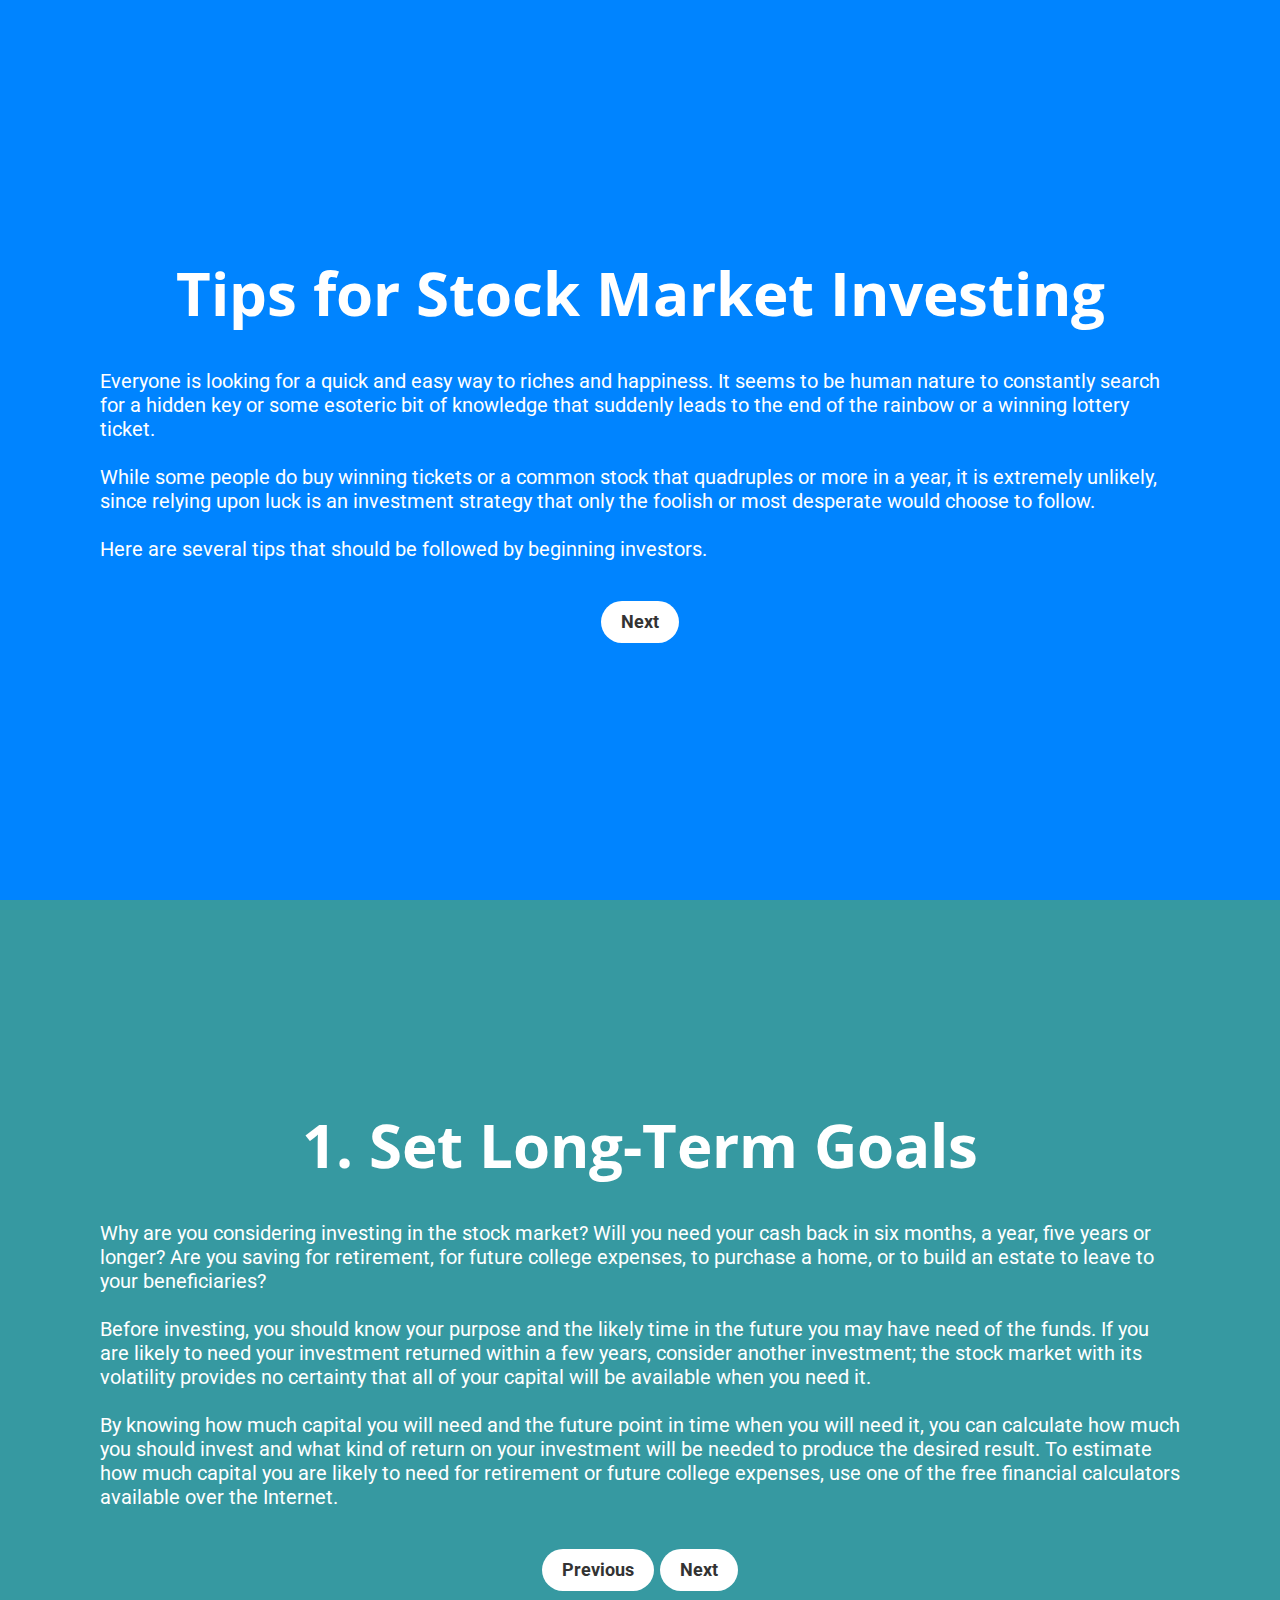
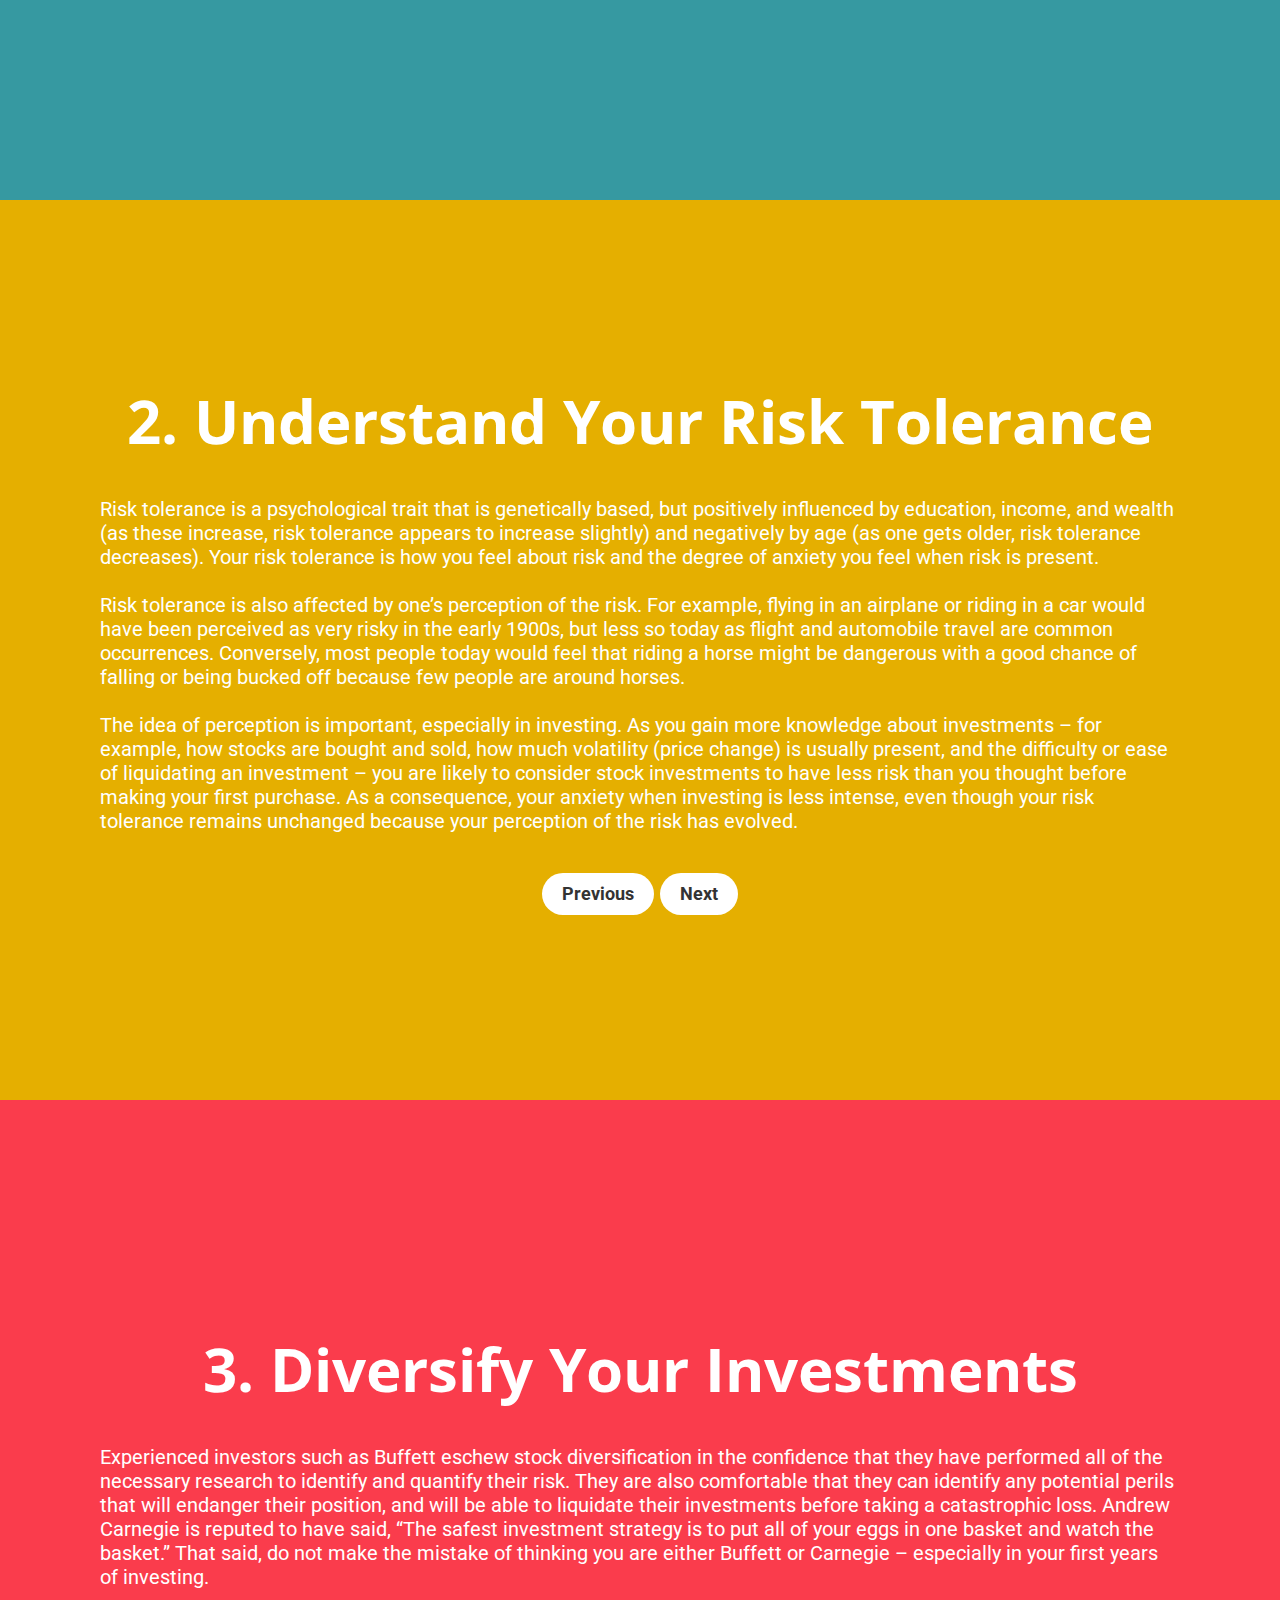
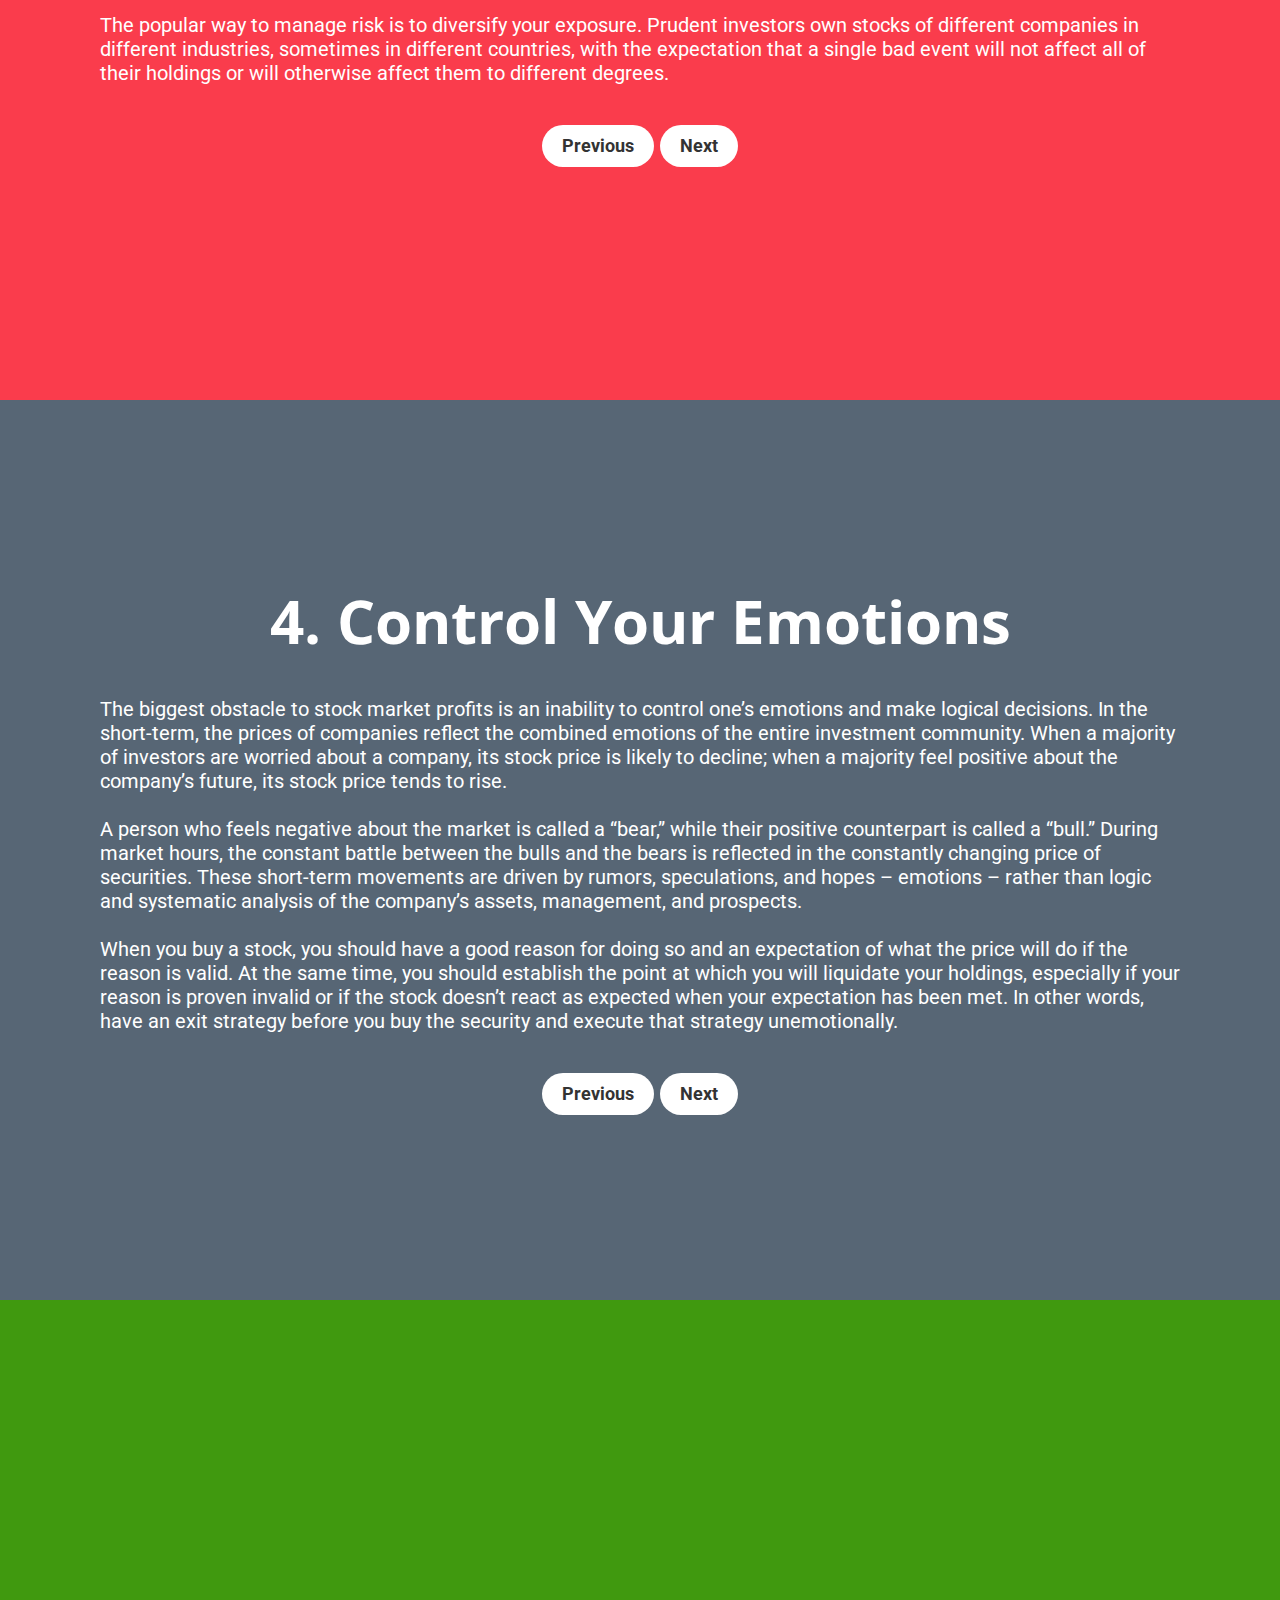
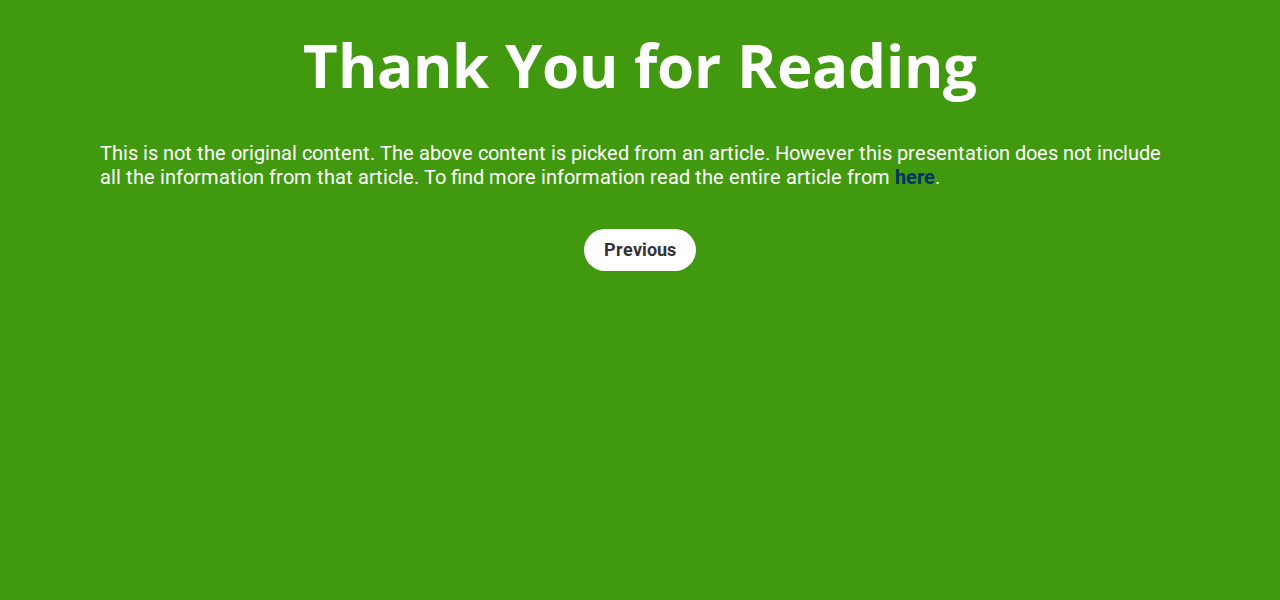
<file: stockmarket-investing-tips/index.html>
<!DOCTYPE html>
<html lang="en">

<head>
  <meta charset="UTF-8">
  <meta name="viewport" content="width=device-width, initial-scale=1.0">
  <link rel="stylesheet" href="https://use.fontawesome.com/releases/v5.14.0/css/all.css"
    integrity="sha384-HzLeBuhoNPvSl5KYnjx0BT+WB0QEEqLprO+NBkkk5gbc67FTaL7XIGa2w1L0Xbgc" crossorigin="anonymous">
  <link href="https://fonts.googleapis.com/css2?family=Open+Sans:wght@700&family=Roboto:wght@300&display=swap"
    rel="stylesheet">
  <link rel="stylesheet" href="css/style.css">
  <title>Stock Market Investing Tips</title>
</head>

<body>
  <div id="page-1" class="page">
    <h1 class="heading">Tips for Stock Market Investing</h1>
    <p class="content">
      Everyone is looking for a quick and easy way to riches and happiness. It seems to be human nature to constantly search for a hidden key or some esoteric bit of knowledge that suddenly leads to the end of the rainbow or a winning lottery ticket.
      <br><br>
      While some people do buy winning tickets or a common stock that quadruples or more in a year, it is extremely unlikely, since relying upon luck is an investment strategy that only the foolish or most
      desperate would choose to follow.
      <br>
      <br>
      Here are several tips that should be followed by beginning investors.
    </p>
    <div class="buttons">
      <a href="#page-2">Next <i class="fas fa-arrow-circle-down"></i></a>
    </div>
  </div>
  <div id="page-2" class="page">
    <h1 class="heading">1. Set Long-Term Goals</h1>
    <p class="content">
      Why are you considering investing in the stock market? Will you need your cash back in six months, a year, five years or longer? Are you saving for retirement, for future college expenses, to purchase a home, or to build an estate to leave to your beneficiaries?
      <br><br>
      Before investing, you should know your purpose and the likely time in the future you may have need of the funds. If you are likely to need your investment returned within a few years, consider another investment; the stock market with its volatility provides no certainty that all of your capital will be available when you need it.
      <br><br>
      By knowing how much capital you will need and the future point in time when you will need it, you can calculate how much you should invest and what kind of return on your investment will be needed to produce the desired result. To estimate how much capital you are likely to need for retirement or future college expenses, use one of the free financial calculators available over the Internet.
    </p>
    <div class="buttons">
      <a href="#page-1">Previous <i class="fas fa-arrow-circle-up"></i></a>
      <a href="#page-3">Next <i class="fas fa-arrow-circle-down"></i></a>
    </div>
  </div>
  <div id="page-3" class="page">
    <h1 class="heading">2. Understand Your Risk Tolerance</h1>
    <p class="content">
      Risk tolerance is a psychological trait that is genetically based, but positively influenced by education, income, and wealth (as these increase, risk tolerance appears to increase slightly) and negatively by age (as one gets older, risk tolerance decreases). Your risk tolerance is how you feel about risk and the degree of anxiety you feel when risk is present.
      <br><br>
      Risk tolerance is also affected by one’s perception of the risk. For example, flying in an airplane or riding in a car would have been perceived as very risky in the early 1900s, but less so today as flight and automobile travel are common occurrences. Conversely, most people today would feel that riding a horse might be dangerous with a good chance of falling or being bucked off because few people are around horses.
      <br><br>
      The idea of perception is important, especially in investing. As you gain more knowledge about investments – for example, how stocks are bought and sold, how much volatility (price change) is usually present, and the difficulty or ease of liquidating an investment – you are likely to consider stock investments to have less risk than you thought before making your first purchase. As a consequence, your anxiety when investing is less intense, even though your risk tolerance remains unchanged because your perception of the risk has evolved.
    </p>
    <div class="buttons">
      <a href="#page-2">Previous <i class="fas fa-arrow-circle-up"></i></a>
      <a href="#page-4">Next <i class="fas fa-arrow-circle-down"></i></a>
    </div>
  </div>
  <div id="page-4" class="page">
    <h1 class="heading">3. Diversify Your Investments</h1>
    <p class="content">
      Experienced investors such as Buffett eschew stock diversification in the confidence that they have performed all of the necessary research to identify and quantify their risk. They are also comfortable that they can identify any potential perils that will endanger their position, and will be able to liquidate their investments before taking a catastrophic loss. Andrew Carnegie is reputed to have said, “The safest investment strategy is to put all of your eggs in one basket and watch the basket.” That said, do not make the mistake of thinking you are either Buffett or Carnegie – especially in your first years of investing.
      <br><br>
      The popular way to manage risk is to diversify your exposure. Prudent investors own stocks of different companies in different industries, sometimes in different countries, with the expectation that a single bad event will not affect all of their holdings or will otherwise affect them to different degrees.
    </p>
    <div class="buttons">
      <a href="#page-3">Previous <i class="fas fa-arrow-circle-up"></i></a>
      <a href="#page-5">Next <i class="fas fa-arrow-circle-down"></i></a>
    </div>
  </div>
  <div id="page-5" class="page">
    <h1 class="heading">4. Control Your Emotions</h1>
    <p class="content">
      The biggest obstacle to stock market profits is an inability to control one’s emotions and make logical decisions. In the short-term, the prices of companies reflect the combined emotions of the entire investment community. When a majority of investors are worried about a company, its stock price is likely to decline; when a majority feel positive about the company’s future, its stock price tends to rise.
      <br><br>
      A person who feels negative about the market is called a “bear,” while their positive counterpart is called a “bull.” During market hours, the constant battle between the bulls and the bears is reflected in the constantly changing price of securities. These short-term movements are driven by rumors, speculations, and hopes – emotions – rather than logic and systematic analysis of the company’s assets, management, and prospects.
      <br><br>
      When you buy a stock, you should have a good reason for doing so and an expectation of what the price will do if the reason is valid. At the same time, you should establish the point at which you will liquidate your holdings, especially if your reason is proven invalid or if the stock doesn’t react as expected when your expectation has been met. In other words, have an exit strategy before you buy the security and execute that strategy unemotionally.
    </p>
    <div class="buttons">
      <a href="#page-4">Previous <i class="fas fa-arrow-circle-up"></i></a>
      <a href="#page-6">Next <i class="fas fa-arrow-circle-down"></i></a>
    </div>
  </div>
  <div id="page-6" class="page">
    <h1 class="heading">Thank You for Reading</h1>
    <p class="content">
      This is not the original content. The above content is picked from an article. However this presentation does not include all the information from that article. To find more information read the entire article from <a href="https://www.moneycrashers.com/stock-market-investing-tips-guide-checklist" target="_blank"><strong>here</strong></a>.
    </p>
    <div class="buttons">
      <a href="#page-5">Previous <i class="fas fa-arrow-circle-up"></i></a>
    </div>
  </div>
</body>

</html>
</file>
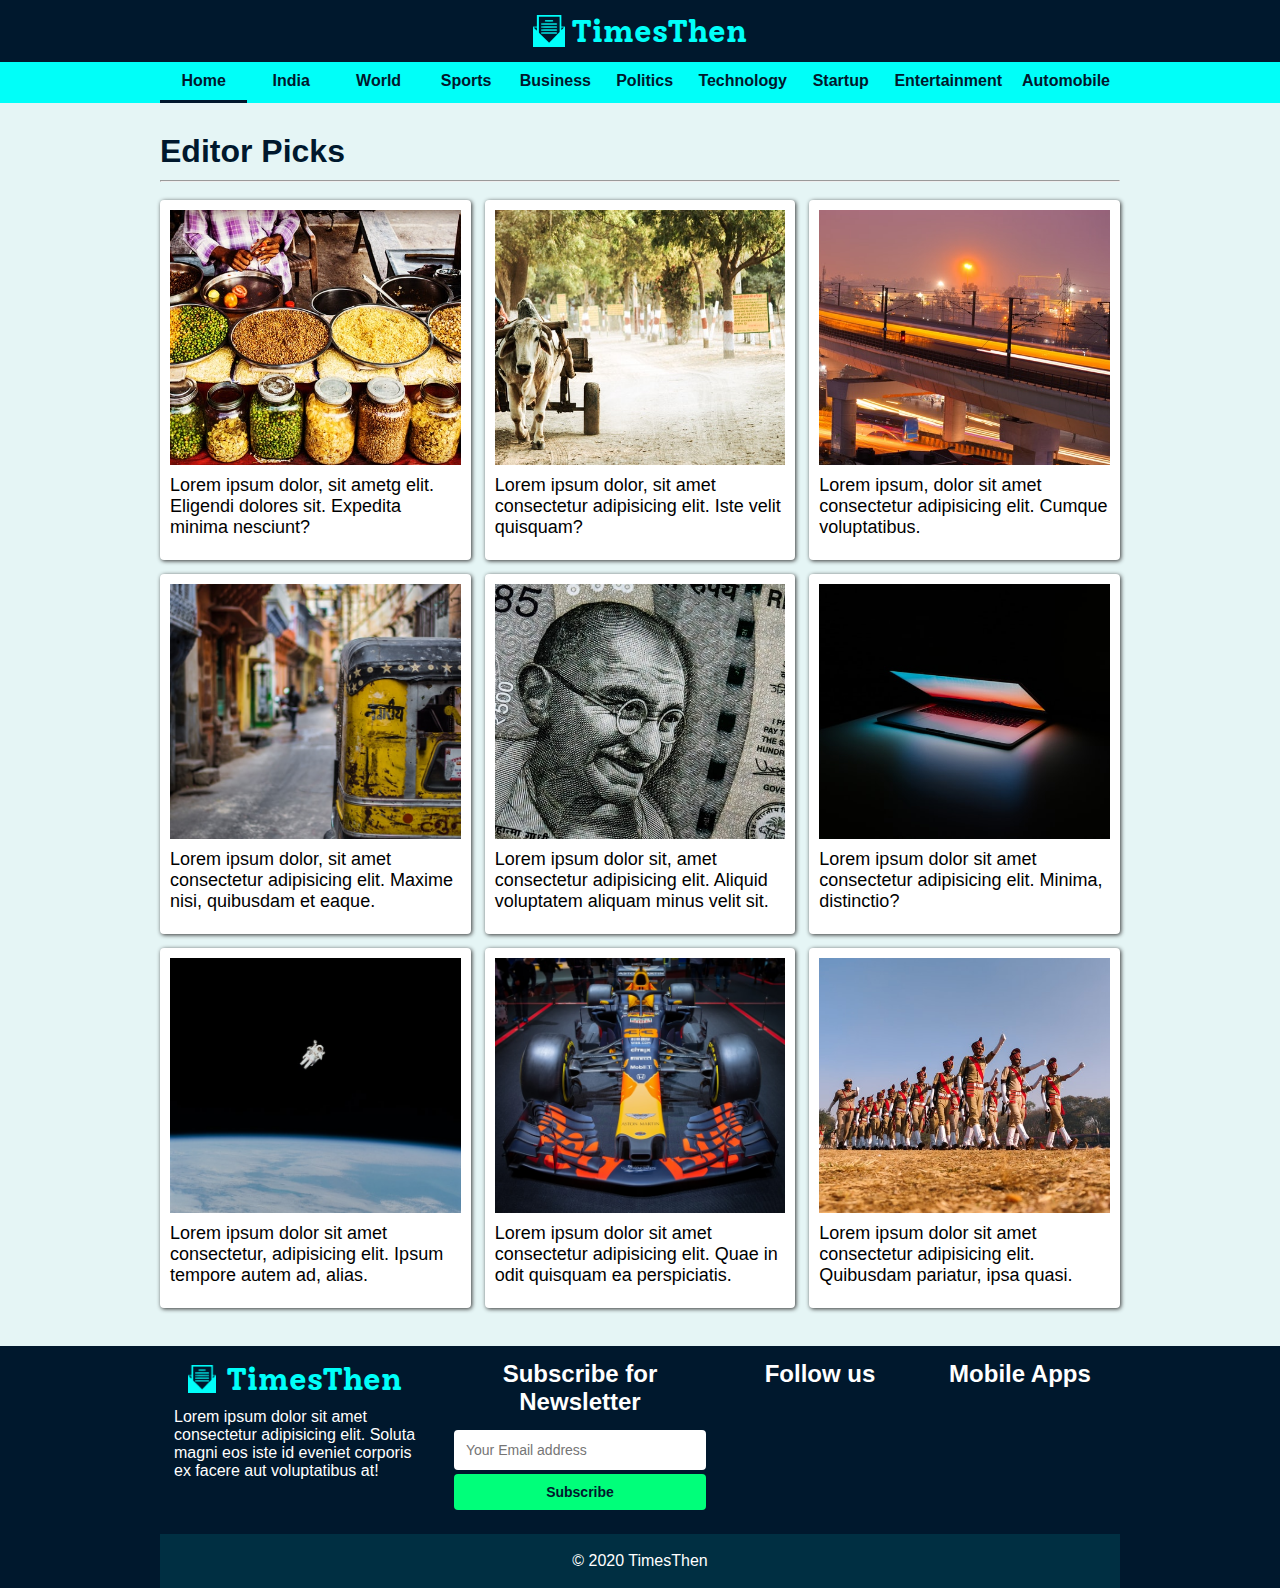
<file: timesthen-website/index.html>
<!DOCTYPE html>
<html lang="en">

<head>
  <meta charset="UTF-8">
  <meta name="viewport" content="width=device-width, initial-scale=1.0">
  <link rel="short icon" type="image/x-icon" href="favicon.ico">
  <link href="https://fonts.googleapis.com/css2?family=Solway&display=swap" rel="stylesheet">
  <link rel="stylesheet" href="https://use.fontawesome.com/releases/v5.14.0/css/all.css" integrity="sha384-HzLeBuhoNPvSl5KYnjx0BT+WB0QEEqLprO+NBkkk5gbc67FTaL7XIGa2w1L0Xbgc" crossorigin="anonymous">
  <link rel="stylesheet" href="css/style.css">
  <link rel="stylesheet" href="css/media.css">
  <title>Times Then | Daily News</title>
</head>

<body id="home">
  <div id="header">
    <header class="headbar">
      <div class="container">
        <img class="image" src="img/logo.png" alt="image">
        <h1 class="title">TimesThen</h1>
      </div>
    </header>
    <nav class="navbar">
      <div class="container">
        <ul>
          <li class="current"><a href="#home">Home</a></li>
          <li><a href="#">India</a></li>
          <li><a href="#">World</a></li>
          <li><a href="#">Sports</a></li>
          <li><a href="#">Business</a></li>
          <li><a href="#">Politics</a></li>
          <li><a href="#">Technology</a></li>
          <li><a href="#">Startup</a></li>
          <li><a href="#">Entertainment</a></li>
          <li><a href="#">Automobile</a></li>
        </ul>
      </div>
    </nav>
  </div>
  <main id="main-area">
    <h1 class="heading">Editor Picks</h1>
    <hr>
    <div class="container">
      <div class="article">
        <div class="image"><a href="article.html"><img src="img/picture1.jpg" alt="image"></a></div>
        <h3 class="info">
          <a href="article.html">Lorem ipsum dolor, sit ametg elit. Eligendi dolores sit. Expedita minima nesciunt?</a>
        </h3>
      </div>
      <div class="article">
        <div class="image"><a href="article.html"><img src="img/picture2.jpg" alt="image"></a></div>
        <h3 class="info">
          <a href="article.html">Lorem ipsum dolor, sit amet consectetur adipisicing elit. Iste velit quisquam?</a>
        </h3>
      </div>
      <div class="article">
        <div class="image"><a href="article.html"><img src="img/picture3.jpg" alt="image"></a></div>
        <h3 class="info">
          <a href="article.html">Lorem ipsum, dolor sit amet consectetur adipisicing elit. Cumque voluptatibus.</a>
        </h3>
      </div>
      <div class="article">
        <div class="image"><a href="article.html"><img src="img/picture4.jpg" alt="image"></a></div>
        <h3 class="info">
          <a href="article.html">Lorem ipsum dolor, sit amet consectetur adipisicing elit. Maxime nisi, quibusdam et eaque.</a>
        </h3>
      </div>
      <div class="article">
        <div class="image"><a href="article.html"><img src="img/picture5.jpg" alt="image"></a></div>
        <h3 class="info">
          <a href="article.html">Lorem ipsum dolor sit, amet consectetur adipisicing elit. Aliquid voluptatem aliquam minus velit sit.</a>
        </h3>
      </div>
      <div class="article">
        <div class="image"><a href="article.html"><img src="img/picture6.jpg" alt="image"></a></div>
        <h3 class="info">
          <a href="article.html">Lorem ipsum dolor sit amet consectetur adipisicing elit. Minima, distinctio?</a>
        </h3>
      </div>
      <div class="article">
        <div class="image"><a href="article.html"><img src="img/picture7.jpg" alt="image"></a></div>
        <h3 class="info">
          <a href="article.html">Lorem ipsum dolor sit amet consectetur, adipisicing elit. Ipsum tempore autem ad, alias.</a>
        </h3>
      </div>
      <div class="article">
        <div class="image"><a href="article.html"><img src="img/picture8.jpg" alt="image"></a></div>
        <h3 class="info">
          <a href="article.html">Lorem ipsum dolor sit amet consectetur adipisicing elit. Quae in odit quisquam ea perspiciatis.</a>
        </h3>
      </div>
      <div class="article">
        <div class="image"><a href="article.html"><img src="img/picture9.jpg" alt="image"></a></div>
        <h3 class="info">
          <a href="article.html">Lorem ipsum dolor sit amet consectetur adipisicing elit. Quibusdam pariatur, ipsa quasi.</a>
        </h3>
      </div>
  </main>
  <footer id="foot-bar">
    <div class="container">
      <div class="feature">
        <div class="logo">
          <img class="image" src="img/logo.png" alt="image">
          <h1 class="title">TimesThen</h1>
        </div>
        <p class="content">
          Lorem ipsum dolor sit amet consectetur adipisicing elit. Soluta magni eos iste id eveniet corporis ex facere aut voluptatibus at!
        </p>
      </div>
      <div class="subscribe">
        <div class="title">
          <h2>Subscribe for Newsletter</h2>
        </div>
        <form action="#">
          <label for="email"></label>
          <input type="email" id="email" name="email" placeholder="Your Email address">
          <input type="submit" id="submit" value="Subscribe">
        </form>
      </div>
      <div class="follow">
        <h2 class="title">Follow us</h2>
        <div class="icons">
          <div class="icon"><i class="fab fa-facebook fa-2x"></i></div>
          <div class="icon"><i class="fab fa-twitter fa-2x"></i></div>
          <div class="icon"><i class="fab fa-instagram fa-2x"></i></div>
          <div class="icon"><i class="fab fa-youtube fa-2x"></i></div>
        </div>
      </div>
      <div class="app">
        <h2 class="title">Mobile Apps</h2>
        <div class="icons">
          <div class="icon"><i class="fab fa-android fa-2x"></i></div>
          <div class="icon"><i class="fab fa-apple fa-2x"></i></div>
        </div>
      </div>
      <div class="copyright">
        <p>
          &copy; 2020 TimesThen
        </p>
      </div>
    </div>
  </footer>
</body>

</html>
</file>
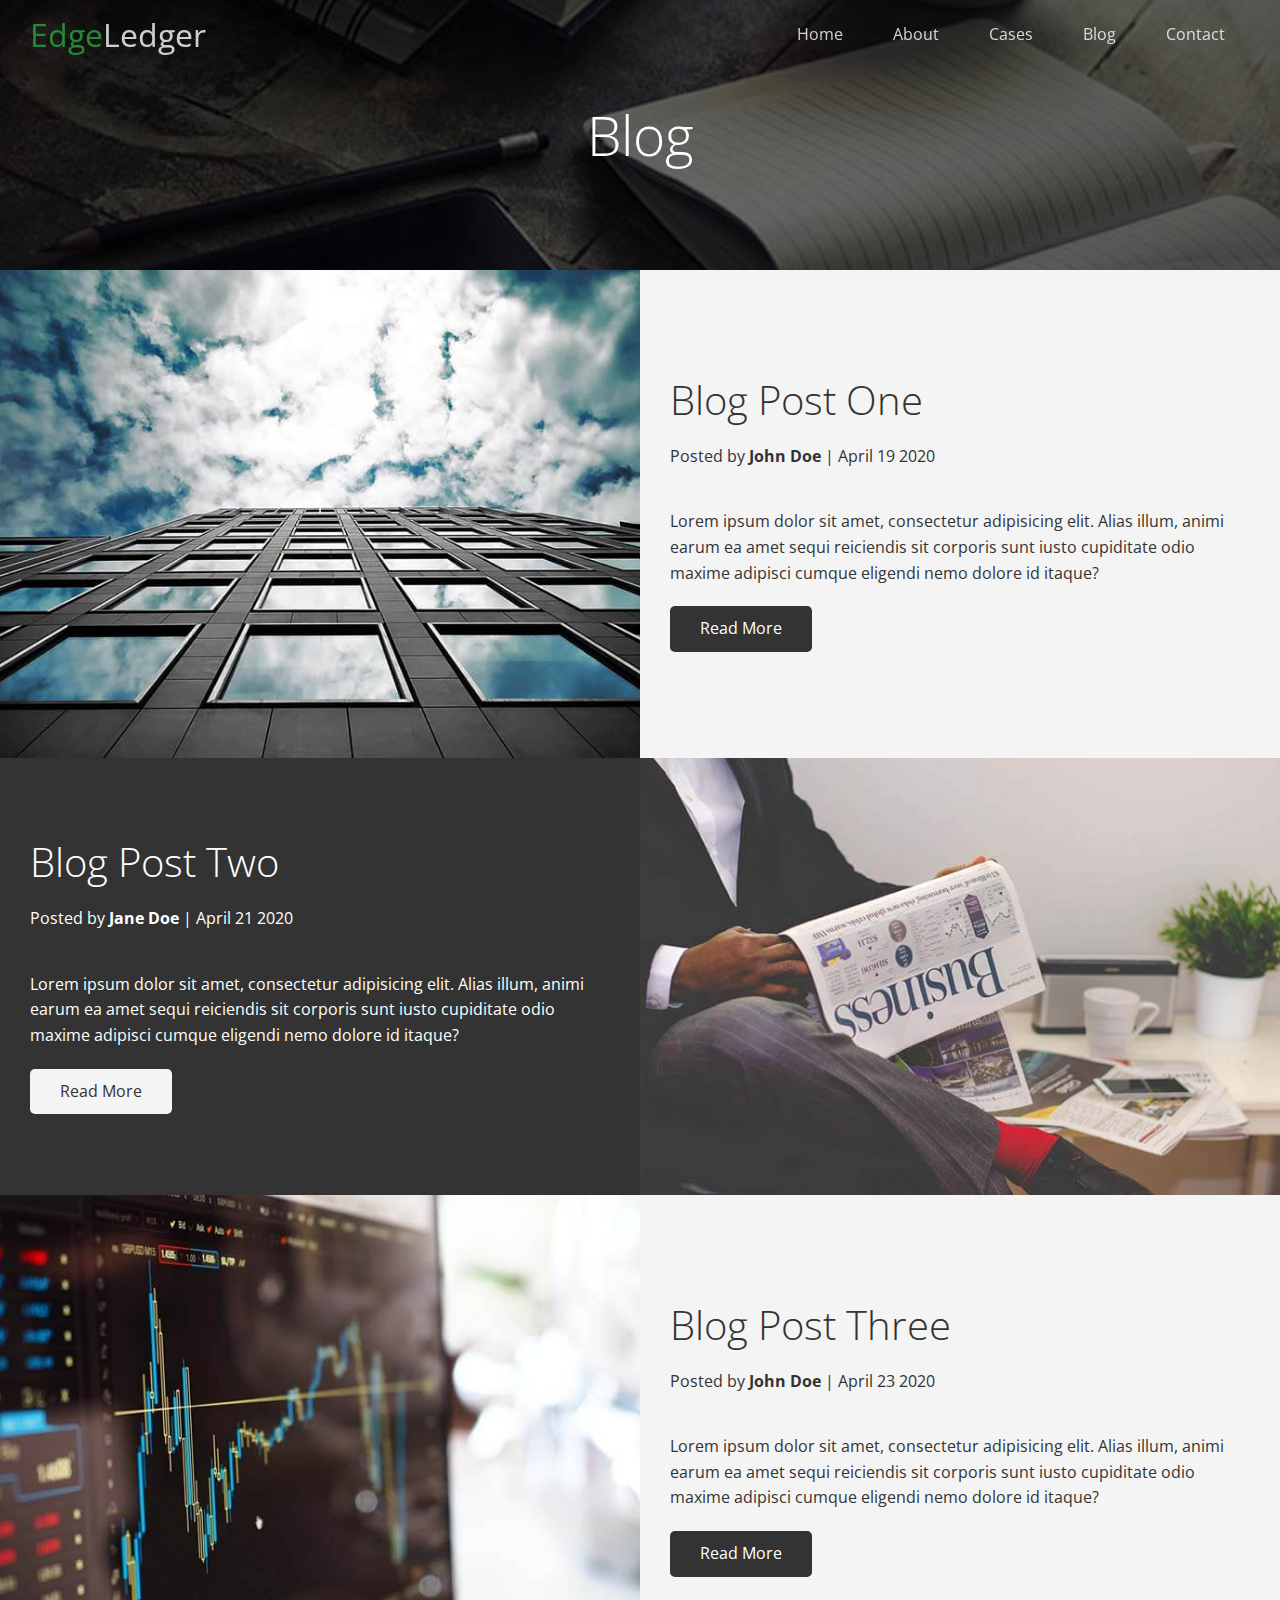
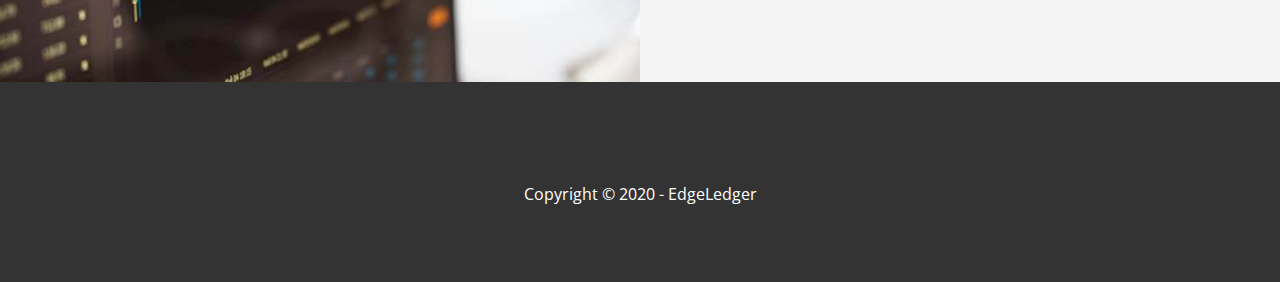
<file: edgeledger_website/blog.html>
<!DOCTYPE html>
<html lang="en">
  <head>
    <meta charset="UTF-8" />
    <meta name="viewport" content="width=device-width, initial-scale=1.0" />
    <link
      rel="stylesheet"
      href="https://cdnjs.cloudflare.com/ajax/libs/font-awesome/5.13.0/css/all.min.css"
      integrity="sha256-h20CPZ0QyXlBuAw7A+KluUYx/3pK+c7lYEpqLTlxjYQ="
      crossorigin="anonymous"
    />
    <link rel="stylesheet" href="css/utilities.css" />
    <link rel="stylesheet" href="css/style.css" />
    <title>Read Our Blog</title>
  </head>
  <body id="home">
    <header class="hero blog">
      <div id="navbar" class="navbar top">
        <h1 class="logo">
          <span class="text-primary"><i class="fas fa-book-open"></i> Edge</span
          >Ledger
        </h1>
        <nav>
          <ul>
            <li><a href="index.html">Home</a></li>
            <li><a href="index.html#about">About</a></li>
            <li><a href="index.html#cases">Cases</a></li>
            <li><a href="index.html#blog">Blog</a></li>
            <li><a href="index.html#contact">Contact</a></li>
          </ul>
        </nav>
      </div>

      <div class="content">
        <h1>Blog</h1>
      </div>
    </header>

    <main>
      <article class="flex-columns">
        <div class="row">
          <div class="column">
            <div class="column-1">
              <img src="images/blog/blog1.jpg" alt="" />
            </div>
          </div>
          <div class="column">
            <div class="column-2 bg-light">
              <h2>Blog Post One</h2>
              <p class="meta">
                <i class="fas fa-user"></i> Posted by
                <strong>John Doe</strong> | April 19 2020
              </p>
              <p>
                Lorem ipsum dolor sit amet, consectetur adipisicing elit. Alias
                illum, animi earum ea amet sequi reiciendis sit corporis sunt
                iusto cupiditate odio maxime adipisci cumque eligendi nemo
                dolore id itaque?
              </p>
              <a href="post.html" class="btn btn-dark">
                <i class="fas fa-chevron"></i>
                Read More
              </a>
            </div>
          </div>
        </div>
      </article>

      <article class="flex-columns flex-reverse">
        <div class="row">
          <div class="column">
            <div class="column-1">
              <img src="images/blog/blog2.jpg" alt="" />
            </div>
          </div>
          <div class="column">
            <div class="column-2 bg-dark">
              <h2>Blog Post Two</h2>
              <p class="meta">
                <i class="fas fa-user"></i> Posted by
                <strong>Jane Doe</strong> | April 21 2020
              </p>
              <p>
                Lorem ipsum dolor sit amet, consectetur adipisicing elit. Alias
                illum, animi earum ea amet sequi reiciendis sit corporis sunt
                iusto cupiditate odio maxime adipisci cumque eligendi nemo
                dolore id itaque?
              </p>
              <a href="post.html" class="btn btn-light">
                <i class="fas fa-chevron"></i>
                Read More
              </a>
            </div>
          </div>
        </div>
      </article>

      <article class="flex-columns">
        <div class="row">
          <div class="column">
            <div class="column-1">
              <img src="images/blog/blog3.jpg" alt="" />
            </div>
          </div>
          <div class="column">
            <div class="column-2 bg-light">
              <h2>Blog Post Three</h2>
              <p class="meta">
                <i class="fas fa-user"></i> Posted by
                <strong>John Doe</strong> | April 23 2020
              </p>
              <p>
                Lorem ipsum dolor sit amet, consectetur adipisicing elit. Alias
                illum, animi earum ea amet sequi reiciendis sit corporis sunt
                iusto cupiditate odio maxime adipisci cumque eligendi nemo
                dolore id itaque?
              </p>
              <a href="post.html" class="btn btn-dark">
                <i class="fas fa-chevron"></i>
                Read More
              </a>
            </div>
          </div>
        </div>
      </article>
    </main>

    <footer class="footer bg-dark">
      <div class="social">
        <a href="#"><i class="fab fa-facebook fa-2x"></i></a>
        <a href="#"><i class="fab fa-twitter fa-2x"></i></a>
        <a href="#"><i class="fab fa-youtube fa-2x"></i></a>
        <a href="#"><i class="fab fa-linkedin fa-2x"></i></a>
      </div>
      <p>Copyright &copy; 2020 - EdgeLedger</p>
    </footer>

    <script>
      const navbar = document.getElementById('navbar');
      let scrolled = false;

      window.onscroll = function () {
        if (window.pageYOffset > 100) {
          navbar.classList.remove('top');
          if (!scrolled) {
            navbar.style.transform = 'translateY(-70px)';
          }
          setTimeout(function () {
            navbar.style.transform = 'translateY(0)';
            scrolled = true;
          }, 200);
        } else {
          navbar.classList.add('top');
          scrolled = false;
        }
      };
    </script>
  </body>
</html>
</file>
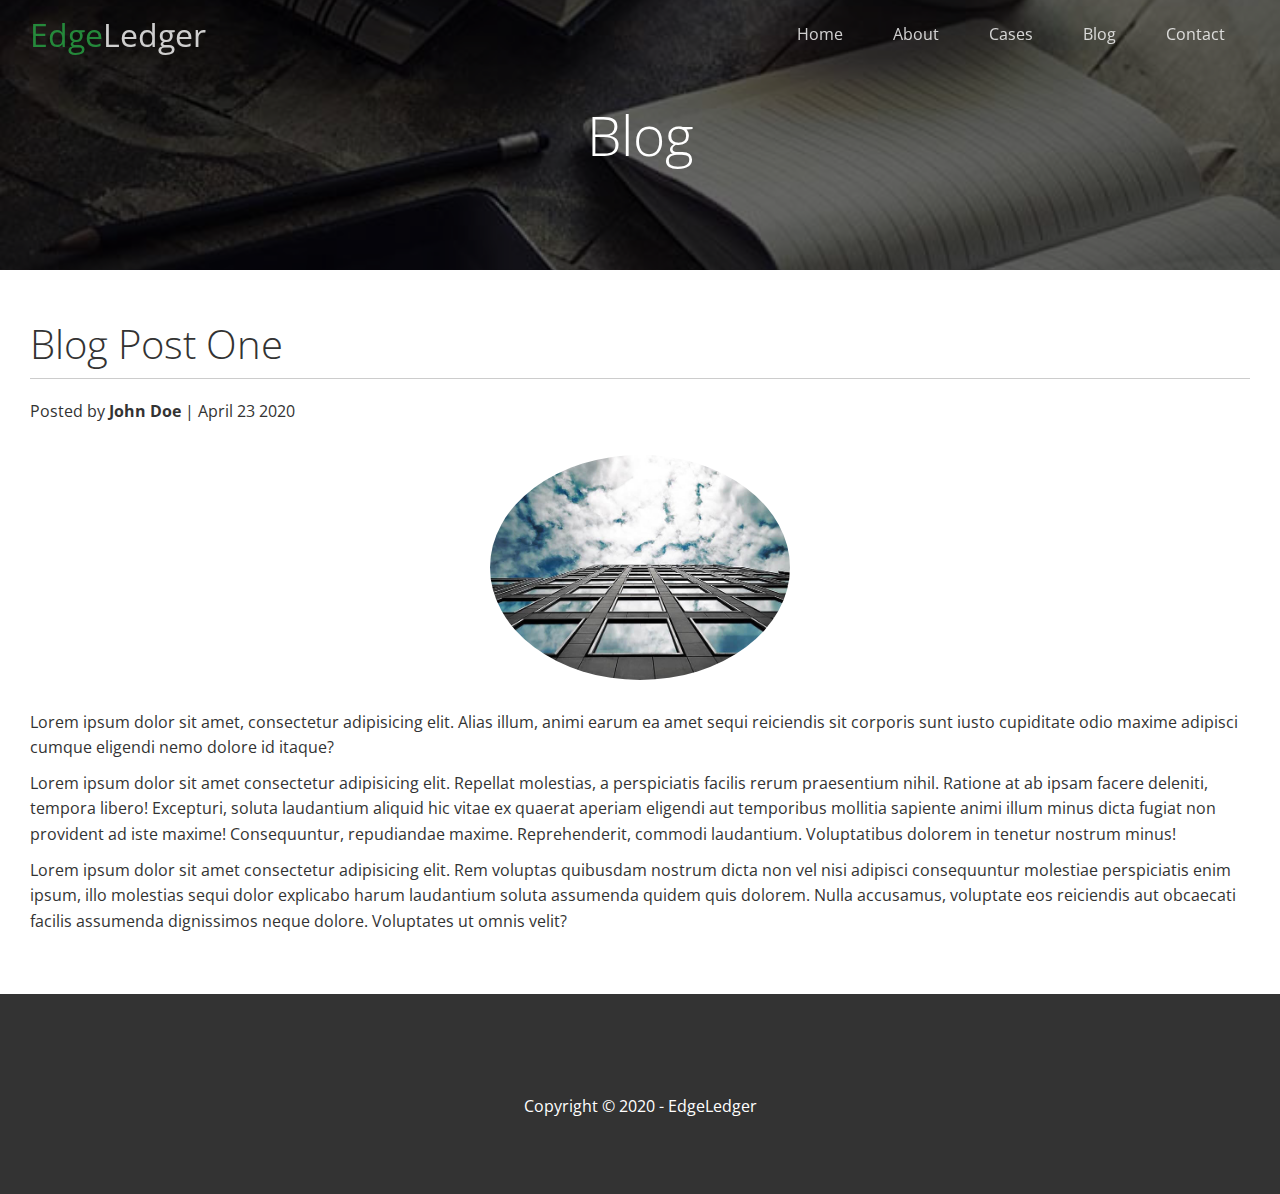
<file: edgeledger_website/post.html>
<!DOCTYPE html>
<html lang="en">
  <head>
    <meta charset="UTF-8" />
    <meta name="viewport" content="width=device-width, initial-scale=1.0" />
    <link
      rel="stylesheet"
      href="https://cdnjs.cloudflare.com/ajax/libs/font-awesome/5.13.0/css/all.min.css"
      integrity="sha256-h20CPZ0QyXlBuAw7A+KluUYx/3pK+c7lYEpqLTlxjYQ="
      crossorigin="anonymous"
    />
    <link rel="stylesheet" href="css/utilities.css" />
    <link rel="stylesheet" href="css/style.css" />
    <title>Post One</title>
  </head>
  <body id="home">
    <header class="hero blog">
      <div id="navbar" class="navbar top">
        <h1 class="logo">
          <span class="text-primary"><i class="fas fa-book-open"></i> Edge</span
          >Ledger
        </h1>
        <nav>
          <ul>
            <li><a href="index.html">Home</a></li>
            <li><a href="index.html#about">About</a></li>
            <li><a href="index.html#cases">Cases</a></li>
            <li><a href="index.html#blog">Blog</a></li>
            <li><a href="index.html#contact">Contact</a></li>
          </ul>
        </nav>
      </div>

      <div class="content">
        <h1>Blog</h1>
      </div>
    </header>

    <main>
      <section class="post">
        <h2>Blog Post One</h2>
        <p class="meta">
          <i class="fas fa-user"></i> Posted by <strong>John Doe</strong> |
          April 23 2020
        </p>
        <img src="images/blog/blog1.jpg" alt="" />
        <p>
          Lorem ipsum dolor sit amet, consectetur adipisicing elit. Alias illum,
          animi earum ea amet sequi reiciendis sit corporis sunt iusto
          cupiditate odio maxime adipisci cumque eligendi nemo dolore id itaque?
        </p>
        <p>
          Lorem ipsum dolor sit amet consectetur adipisicing elit. Repellat
          molestias, a perspiciatis facilis rerum praesentium nihil. Ratione at
          ab ipsam facere deleniti, tempora libero! Excepturi, soluta laudantium
          aliquid hic vitae ex quaerat aperiam eligendi aut temporibus mollitia
          sapiente animi illum minus dicta fugiat non provident ad iste maxime!
          Consequuntur, repudiandae maxime. Reprehenderit, commodi laudantium.
          Voluptatibus dolorem in tenetur nostrum minus!
        </p>
        <p>
          Lorem ipsum dolor sit amet consectetur adipisicing elit. Rem voluptas
          quibusdam nostrum dicta non vel nisi adipisci consequuntur molestiae
          perspiciatis enim ipsum, illo molestias sequi dolor explicabo harum
          laudantium soluta assumenda quidem quis dolorem. Nulla accusamus,
          voluptate eos reiciendis aut obcaecati facilis assumenda dignissimos
          neque dolore. Voluptates ut omnis velit?
        </p>
      </section>
    </main>

    <footer class="footer bg-dark">
      <div class="social">
        <a href="#"><i class="fab fa-facebook fa-2x"></i></a>
        <a href="#"><i class="fab fa-twitter fa-2x"></i></a>
        <a href="#"><i class="fab fa-youtube fa-2x"></i></a>
        <a href="#"><i class="fab fa-linkedin fa-2x"></i></a>
      </div>
      <p>Copyright &copy; 2020 - EdgeLedger</p>
    </footer>

    <script>
      const navbar = document.getElementById('navbar');
      let scrolled = false;

      window.onscroll = function () {
        if (window.pageYOffset > 100) {
          navbar.classList.remove('top');
          if (!scrolled) {
            navbar.style.transform = 'translateY(-70px)';
          }
          setTimeout(function () {
            navbar.style.transform = 'translateY(0)';
            scrolled = true;
          }, 200);
        } else {
          navbar.classList.add('top');
          scrolled = false;
        }
      };
    </script>
  </body>
</html>
</file>
<file: companies-timeline/css/style.css>
* {
  margin: 0;
  padding: 0;
  box-sizing: border-box;
}

body {
  background-color: #001a33;
}

header {
  background-color: #77b3ac;
}

.container {
  background-color: #77b3ac;
  font-family: 'Quicksand', sans-serif;
  display: flex;
  flex-direction: column;
  justify-content: center;
  align-items: center;
  text-align: center;
  padding: 20px 0px;
  margin: auto;
  width: 100%;
}

.container .heading {
  font-size: 80px;
  font-weight: 600;
  color: #001a33;
}

.container hr {
  width: 400px;
  border: none;
  border-bottom: 2px white solid;
}

.container .description {
  font-weight: 600;
  margin: 10px 0px;
  color: #001a33;
}

main {
  font-family: 'Raleway', sans-serif;
  background-color: #001a33;
  padding: 10px;
}

.timeline {
  max-width: 100%;
  margin: 40px 14px;
  position: relative;
}

.timeline::after {
  content: "";
  width: 4px;
  background-color: #77b3ac;
  position: absolute;
  top: 0;
  bottom: 0;
  left: 50%;
}

.timeline ul {
  list-style: none;
}

.company {
  width: 50%;
  padding: 20px 0px;
  display: flex;
  justify-content: center;
  position: relative;
}

.company.left {
  flex-direction: row-reverse;
  left: 0;
}

.company.left::after {
  content: "";
  width: 30px;
  height: 4px;
  background-color: #77b3ac;
  position: absolute;
  top: 44px;
  right: 0;
}

.company.left .content {
  justify-content: center;
  align-items: flex-end;
  text-align: end;
}

.company.right {
  left: 50%;
}

.company.right::after {
  content: "";
  width: 30px;
  height: 4px;
  background-color: #77b3ac;
  position: absolute;
  top: 44px;
  left: 0;
}

.company .icon {
  display: inline-flexbox;
  width: 80px;
  height: fit-content;
  padding: 4px 10px;
  background-color: #fff;
  color: #001a33;
  text-align: center;
  border-radius: 8px;
  font-size: 38px;
}

.company.left .icon {
  margin-right: 30px;
}

.company.right .icon {
  margin-left: 30px;
}

.company .content {
  margin: 0px 14px;
  display: flex;
  flex-direction: column;
  justify-content: space-between;
  overflow: hidden;
}

.company .content .year {
  color: #ff3333;
  font-family: 'Segoe UI', Tahoma, Geneva, Verdana, sans-serif;
  font-size: 32px;
  font-weight: bold;
}

.company .content .title {
  color: #77b3ac;
  font-weight: 600;
  font-size: 20px;
  padding-bottom: 6px;
}

.company .content .info {
  color: #fff;
}

.timeline .company:first-child::before {
  content: "";
  width: 32px;
  height: 32px;
  background-color: #77b3ac;
  border-radius: 50%;
  position: absolute;
  top: -32px;
  right: -18px;
}

.timeline .company:last-child::before {
  content: "";
  width: 32px;
  height: 32px;
  background-color: #77b3ac;
  border-radius: 50%;
  position: absolute;
  bottom: -32px;
  left: -15px;
}

@media screen and (max-width: 600px) {
  .container .heading {
    font-size: 20vw;
  }

  .container hr {
    width: 88%;
  }

  .timeline::after {
    left: 14px;
  }

  .company {
    width: 100%;
  }

  .company.left,
  .company.right {
    left: 0px;
  }

  .company.left {
    flex-direction: row;
  }

  .company.left .icon {
    margin-right: 0;
    margin-left: 44px;
  }

  .company.left .content {
    justify-content: center;
    align-items: flex-start;
    text-align: start;
  }

  .company.left::after {
    left: 14px;
  }

  .company.right .icon {
    margin-right: 0;
    margin-left: 44px;
  }

  .company.right::after {
    left: 14px;
  }

  .company.left:first-child::before {
    left: 0px;
  }

  .company.right:last-child::before {
    left: 0px;
  }

  .company .content .year {
    font-size: 8vw;
  }

  .company .content .title {
    font-size: 6vw;
  }

  .company .content .info {
    font-size: 14px;
  }
}
</file>
<file: edgeledger-website/css/utilities.css>
.primary-text {
  color: #ff2500;
}
</file>
<file: edgeledger-website/css/style.css>
* {
  margin: 0px;
  padding: 0px;
  box-sizing: border-box;
}

body {
  font-family: 'Ubuntu', sans-serif;
}

ul {
  list-style: none;
}

a {
  text-decoration: none;
}

.icon {
  font-size: 40px;
}

#navbar {
  display: flex;
  justify-content: space-between;
  align-items: center;
  background: #333;
  padding: 30px;
  width: 100%;
  height: 70px;
  color: #fff;
}

.title {
  display: flex;
  align-items: center;
  justify-content: space-evenly;
}

.items ul {
  display: flex;
}

.items a {
  margin: 0px 5px;
  color: #fff;
  padding: 10px 20px;
}

.items a:hover {
  border-bottom: 2px solid #ff2500;
}
</file>
<file: edgeledger_website/css/utilities.css>
/* Text colors */
.text-primary {
    color: #28a745;
}

.text-secondary {
    color: #0284d0;
}

/* Button */
.btn {
    cursor: pointer;
    display: inline-block;
    padding: 10px 30px;
    color: #fff;
    background-color: #28a745;
    border: none;
    border-radius: 5px;
}

.btn:hover {
    opacity: 0.9;
}

.btn-primary, .bg-primary {
   background: #28a745;
   color: #fff;
}
.btn-secondary, .bg-secondary {
   background: #0284d0;
   color: #fff;
}
.btn-dark, .bg-dark {
   background: #333;
   color: #fff;
}
.btn-light, .bg-light {
   background: #f4f4f4;
   color: #333;
}

.btn-outline {
    background: transparent;
    border: 1px solid #fff;
}

/* Flex items */
.flex-items {
    display: flex;
    text-align: center;
    justify-content: center;
    text-align: center;
    height: 100%;
}

.flex-items > div {
    padding: 20px;
}

/* Flex columns */
.flex-columns.flex-reverse .row {
    flex-direction: row-reverse;
}

.flex-columns .row {
    display: flex;
    flex-direction: row;
    flex-wrap: wrap;
    width: 100%;
}

.flex-columns .column {
    display: flex;
    flex-direction: column;
    flex-basis: 100%;
    flex: 1;
}

.flex-columns .column .column-1,
.flex-columns .column .column-2 {
    height: 100%;
}

.flex-columns img {
    width: 100%;
    height: 100%;
    object-fit: cover;
}

.flex-columns .column-2 {
    display: flex;
    flex-direction: column;
    align-items: flex-start;
    justify-content: center;
    padding: 30px;
}

.flex-columns h2 {
    font-size: 40px;
    font-weight: 100;
}

.flex-columns h4 {
    margin-bottom: 10px;
}

.flex-columns p {
    margin: 20px 0;
}

/* Section header */
.section-header {
    padding: 30px;
    display: flex;
    flex-direction: column;
    align-items: center;
    justify-content: center;
    text-align: center;
}

.section-header h2 {
    font-size: 40px;
    margin: 20px 0;
}

.section-padding {
    padding: 20px 20px 40px;
}

/* Flex grid */
.flex-grid .row {
    display: flex;
    flex-wrap: wrap;
    padding: 0 4px;
}

.flex-grid .column {
    flex: 25%;
    max-width: 25%;
    padding: 0 4px;
}
</file>
<file: edgeledger_website/css/style.css>
@import url('https://fonts.googleapis.com/css2?family=Open+Sans:wght@300;400&display=swap');

* {
    box-sizing: border-box;
    padding: 0;
    margin: 0;
}

body {
    font-family: 'Open Sans', sans-serif;
    background: #fff;
    color: #333;
    line-height: 1.6;
}

ul {
    list-style: none;
}

a {
    color: #333;
    text-decoration: none;
}

h1, h2 {
    font-weight: 300;
    line-height: 1.2;
}

p {
    margin: 10px 0;
}

img {
    width: 100%;
}

/* Navbar */
.navbar {
    display: flex;
    align-items: center;
    justify-content: space-between;
    background-color: #333;
    color: #fff;
    opacity: 0.8;
    width: 100%;
    height: 70px;
    position: fixed;
    top: 0px;
    padding: 0 30px;
    transition: 0.5s;
}

.navbar.top {
    background: transparent;
}

.navbar a {
    color: #fff;
    padding: 10px 20px;
    margin: 0 5px;
}

.navbar a:hover {
    border-bottom: #28a745 2px solid;
}

.navbar ul {
    display: flex;
}

.navbar .logo {
    font-weight: 400;
}

/* Header */
.hero {
    background: url('../images/home/showcase.jpg') no-repeat center center/cover;
    height: 100vh;
    position: relative;
    color: #fff;
}

.hero .content {
    display: flex;
    flex-direction: column;
    align-items: center;
    justify-content: center;
    text-align: center;
    height: 100%;
    padding: 0 20px;
}

.hero .content h1 {
    font-size: 55px;
}

.hero .content p {
    font-size: 23px;
    max-width: 600px;
    margin: 20px 0 30px;
}

.hero::before {
    content: '';
    position: absolute;
    top: 0;
    left: 0;
    width: 100%;
    height: 100%;
    background: rgba(0,0,0,0.6);
}

.hero * {
    z-index: 10;
}

.hero.blog {
    background: url('../images/home/blog.jpg') no-repeat center center/cover;
    height: 30vh;
}

/* Icons */
.icons {
    padding: 30px;
}

.icons h3 {
    font-weight: bold;
    margin-bottom: 15px;
}

.icons i {
    background-color: #28a745;
    color: #fff;
    padding: 1rem;
    border-radius: 50%;
    margin-bottom: 15px;
}

.cases img:hover {
    opacity: 0.7;
}

.team img {
    border-radius: 50%;
}

/* Callback form */
.callback-form {
    width: 100%;
    padding: 20px 0;
}

.callback-form label {
    display: block;
    margin-bottom: 5px;
}

.callback-form .form-control {
    margin-bottom: 15px;
}

.callback-form input {
    width: 100%;
    padding: 4px;
    height: 40px;
    border: #f5f5f5 1px solid;
}

.callback-form input:focus {
    outline-color: #28a745;
}

.callback-form .btn {
    padding: 12px 0;
    margin-top: 20px;
}

/* Post */
.post {
    padding: 50px 30px;
}

.post h2 {
    font-size: 40px;
    margin-bottom: 20px;
    padding-bottom: 10px;
    border-bottom: #ccc solid 1px;
}

.post .meta {
    margin-bottom: 30px;
}

.post img {
    width: 300px;
    border-radius: 50%;
    display: block;
    margin: 0 auto 30px;
}

/* Footer */
.footer {
    display: flex;
    flex-direction: column;
    align-items: center;
    justify-content: center;
    text-align: center;
    height: 200px;
}

.footer a {
    color: #fff;
}

.footer a:hover {
    color: #28a745;
}

.footer .social > * {
    margin-right: 30px;
}

/* Mobile */
@media(max-width: 768px) {
    .navbar {
        flex-direction: column;
        height: 120px;
        padding: 20px;
    }

    .navbar a {
        padding: 10px 10px;
        margin: 0 3px;
    }

    .flex-items {
        flex-direction: column;
    }

    .flex-columns .column, .flex-grid .column {
        flex: 100%;
        max-width: 100%;
    }

    .team img {
        width: 70%;
    }
}
</file>
<file: instagram-signup-page/css/style.css>
* {
  margin: 0px;
  padding: 0px;
  box-sizing: border-box;
}

body {
  background-color: #fafafa;
  font-family: 'Segoe UI', Tahoma, Geneva, Verdana, sans-serif;
}

#SignupContainer {
  border: 1px solid #ddd;
  width: 350px;
  margin: 12px auto;
  background-color: #fff;
  overflow: visible;
}

.signupBox {
  padding: 0px 40px;
}

header h2 {
  font-family: 'Amita', cursive;
  font-size: 40px;
  margin: 15px 0px 5px;
  text-align: center;
  color: #262626;
}

header p {
  text-align: center;
  line-height: 20px;
  color: #8e8e8e;
  font-size: 17px;
  font-weight: 500;
}

header button {
  display: flex;
  justify-content: center;
  align-items: center;
  background-color: #1e90ff;
  color: #fff;
  border: none;
  width: 100%;
  margin: 20px 0px;
  padding: 6px;
  font-size: 14px;
  font-weight: 600;
  border-radius: 4px;
  outline: none;
  font-family: 'Segoe UI', sans-serif;
  cursor: pointer;
}

.fab {
  font-size: 18px;
  margin: 0 8px;
}

header button:active {
  opacity: 0.6;
}

.seperator {
  color: #8e8e8e;
  font-size: 14px;
  font-weight: 600;
  margin-bottom: 18px;
}

.seperator {
  display: flex;
  align-items: center;
  font-size: 12px;
}

.seperator hr {
  width: 41%;
  display: inline-block;
  border-top: 1px #dbdbdb solid;
  position: relative;
  top: 0;
}

.seperator hr:first-child {
  margin-right: 5%;
}

.seperator hr:last-child {
  margin-left: 5%;
}

form input {
  font-size: 12px;
  width: 100%;
  height: 38px;
  margin: 3px 0px;
  padding: 10px 8px;
  border: 1px #dbdbdb solid;
  border-radius: 4px;
  background-color: #fafafa;
  outline: none;
}

form input:focus {
  border-color: #999;
}

form input::placeholder {
  color: #9f9f9f;
}

form button {
  background-color: #1e90ff;
  color: #fff;
  border: none;
  width: 100%;
  height: 32px;
  margin: 10px 0px;
  font-size: 14px;
  font-weight: bold;
  border-radius: 4px;
  outline: none;
  opacity: 0.4;
  font-family: 'Segoe UI', Tahoma, Geneva, Verdana, sans-serif;
  font-weight: 600;
}

.signupBox footer {
  font-size: 12px;
  color: #8e8e8e;
  text-align: center;
  padding: 10px 10px 40px;
}

footer p a {
  text-decoration: none;
  color: #8e8e8e;
  font-weight: 600;
}

#BottomContainer {
  border: 1px solid #ddd;
  width: 350px;
  margin: 10px auto 20px;
  overflow: auto;
  background-color: #fff;
  text-align: center;
  font-size: 14px;
}

#BottomContainer p {
  margin: 25px;
}

#BottomContainer p a {
  text-decoration: none;
  color: #0095f6;
}

#AppsContainer {
  text-align: center;
  font-size: 14px;
  padding-bottom: 25px;
  width: 350px;
  margin: 0px auto 40px;
}

#AppsContainer img {
  display: inline-block;
  height: auto;
  width: 40%;
  padding: 20px 2px;
  cursor: pointer;
}

#LastContainer {
  margin: 0px auto 40px;
  width: 80%;
}

#LastContainer .links {
  display: inline-block;
  text-align: center;
  font-size: 12px;
  font-weight: 500;
  line-height: 24px;
  width: 70%;
}

#LastContainer .links a {
  text-decoration: none;
  color: #00376b;
  padding: 0px 8px;
}

#LastContainer .copyright {
  display: inline-block;
  width: 29%;
  text-align: center;
}

#LastContainer .copyright p {
  color: #8e8e8e;
  font-size: 12px;
  font-weight: 500;
}

@media (max-width: 768px) {
  #AppsContainer {
    margin-bottom: 12px;
  }
  #LastContainer {
    margin: 0px auto;
  }

  #LastContainer .links,
  #LastContainer .copyright {
    margin: 2px auto;
    width: 100%;
  }

  #LastContainer .copyright p {
    margin-bottom: 10px;
  }
}
</file>
<file: investing-tips/style.css>
* {
  margin: 0;
  padding: 0;
}

html { 
  scroll-behavior: smooth;
}

body {
  color: #fff;
  overflow: hidden;
  line-height: 1.2;
}

.heading {
  font-family: 'Open Sans', sans-serif;
  font-size: 60px;
  margin: 20px 0px;
}

.content {
  font-family: 'Roboto', sans-serif;
  font-size: 20px;
  margin: 20px 0px;
}

.buttons {
  font-family: 'Roboto', sans-serif;
  font-size: 18px;
  font-weight: bold;
  margin: 20px 0px;
}

.buttons a {
  display: inline-block;
  border-radius: 24px;
  background-color: #fff;
  text-decoration: none;
  color: #333;
  padding: 10px 20px;
  margin: 0px 1px;
  transition: all 400ms ease-in-out;
}

.buttons a:hover {
  background-color: #333;
  color: #fff;
}

.page {
  height: 100vh;
  display: flex;
  flex-direction: column;
  justify-content: center;
  align-items: center;
  padding: 0px 100px;
}

#page-1 { background-color: #0084ff; }

#page-1 .heading {
  position: relative;
  animation-name: drop;
  animation-duration: 1s;
  animation-fill-mode: forwards;
  animation-timing-function: ease-in-out;
}

@keyframes drop {
  from {
    top: -600px;
  }
  to {
    top: 0px;
  }
}

#page-1 .content {
  position: relative;
  animation-name: scroll;
  animation-duration: 1s;
  animation-fill-mode: forwards;
  animation-timing-function: ease-in-out;
}

@keyframes scroll {
  from {
    left: -1800px
  }
  to {
    left: 0px;
  }
}

#page-1 .buttons {
  position: relative;
  animation-name: rise;
  animation-duration: 1s;
  animation-fill-mode: forwards;
  animation-timing-function: ease-in-out;
}

@keyframes rise {
  from {
    top: 800px;
  }
  to {
    top: 0px;
  }
}

#page-2 { background-color: #3699a1; }

#page-3 { background-color: #e5af00; }

#page-4 { background-color: #fa3c4c; }

#page-5 { background-color: #576675; }

#page-6 { background-color: #40990f; }

#page-6 .content a {
  text-decoration: none;
  color: #003366;
}
</file>
<file: stockmarket-investing-tips/css/style.css>
* {
  margin: 0;
  padding: 0;
}

html { 
  scroll-behavior: smooth;
}

body {
  color: #fff;
  overflow: hidden;
  line-height: 1.2;
}

.heading {
  font-family: 'Open Sans', sans-serif;
  font-size: 60px;
  margin: 20px 0px;
}

.content {
  font-family: 'Roboto', sans-serif;
  font-size: 20px;
  margin: 20px 0px;
}

.buttons {
  font-family: 'Roboto', sans-serif;
  font-size: 18px;
  font-weight: bold;
  margin: 20px 0px;
}

.buttons a {
  display: inline-block;
  border-radius: 24px;
  background-color: #fff;
  text-decoration: none;
  color: #333;
  padding: 10px 20px;
  margin: 0px 1px;
  transition: all 400ms ease-in-out;
}

.buttons a:hover {
  background-color: #333;
  color: #fff;
}

.page {
  height: 100vh;
  display: flex;
  flex-direction: column;
  justify-content: center;
  align-items: center;
  padding: 0px 100px;
  overflow: hidden;
}

#page-1 { background-color: #0084ff; }

#page-1 .heading {
  position: relative;
  animation-name: drop;
  animation-duration: 1s;
  animation-fill-mode: forwards;
  animation-timing-function: ease-in-out;
}

@keyframes drop {
  from {
    top: -600px;
  }
  to {
    top: 0px;
  }
}

#page-1 .content {
  position: relative;
  animation-name: scroll;
  animation-duration: 1s;
  animation-fill-mode: forwards;
  animation-timing-function: ease-in-out;
}

@keyframes scroll {
  from {
    left: -1800px
  }
  to {
    left: 0px;
  }
}

#page-1 .buttons {
  position: relative;
  animation-name: rise;
  animation-duration: 1s;
  animation-fill-mode: forwards;
  animation-timing-function: ease-in-out;
}

@keyframes rise {
  from {
    top: 800px;
  }
  to {
    top: 0px;
  }
}

#page-2 { background-color: #3699a1; }

#page-3 { background-color: #e5af00; }

#page-4 { background-color: #fa3c4c; }

#page-5 { background-color: #576675; }

#page-6 { background-color: #40990f; }

#page-6 .content a {
  text-decoration: none;
  color: #003366;
}

#page-6 .content a:hover {
  text-decoration: underline;
}
</file>
<file: timesthen-website/css/style.css>
* {
  margin: 0;
  padding: 0;
  box-sizing: border-box;
}

html {
  scroll-behavior: smooth;
}

body {
  font-family: 'Segoe UI', Tahoma, Geneva, Verdana, sans-serif;
  background-color: #e5f5f5;
}

img {
  width: 100%;
}

ul {
  list-style-type: none;
}

a {
  text-decoration: none;
}

#header {
  background-color: #00182d;
  position: sticky;
  top: 0;
  left: 0;
  z-index: 2;
}

#header .headbar .container {
  width: 214px;
  margin: auto;
  padding: 12px 0px;
  display: flex;
  justify-content: space-between;
}

#header .headbar .container .image {
  margin-top: 3px;
  width: 32px;
  height: 32px;
}

#header .headbar .container .title {
  font-family: 'Solway', serif;
  color: #00fff9;
}

#header .navbar {
  background-color: #00fff9;
}

#header .navbar .container {
  width: 75vw;
  margin: auto;
}

#header .navbar .container ul {
  display: grid;
  grid-template-columns: repeat(10, 1fr);
  overflow: hidden;
}

#header .navbar .container ul li {
  transition: all 400ms ease;
  border-bottom: 3px #00fff9 solid;
}

#header .navbar .container ul li.current {
  border-bottom-color: #00182d;
}

#header .navbar .container ul li:hover {
  background-color: #00c8c8;
  border-bottom-color: #00c8c8;
}

#header .navbar .container ul li a {
  display: block;
  padding: 10px;
  text-align: center;
  font-weight: bold;
  color: #00182d;
}

#main-area {
  width: 75%;
  padding: 20px 0px 20px;
  margin: auto;
}

#main-area .heading {
  color: #00182d;
  padding: 10px 0px;
}

#main-area .container {
  margin: 18px 0px;
  display: grid;
  grid-template-columns: repeat(3, auto);
  grid-gap: 14px;
}

#main-area .container .article {
  background-color: #fff;
  padding: 10px;
  width: auto;
  height: 360px;
  overflow: hidden;
  box-shadow: 1px 1px 4px #333;
  border-radius: 4px;
}

#main-area .container .article .image {
  width: 100%;
  height: 75%;
  overflow: hidden;
}

#main-area .container .article .image img {
  height: 100%;
  object-fit: cover;
  transition: all 800ms ease;
}

#main-area .container .article .image img:hover {
  transform: scale(1.1);
}

#main-area .container .article .info {
  padding: 10px 0px;
  font-size: 18px;
  font-weight: 500;
}

#main-area .container .article .info a {
  display: inline-block;
  width: 100%;
  color: #000;
}

#main-area .container .article .info a:hover {
  color: #003366;
}

#foot-bar {
  background-color: #00182d;
}

#foot-bar .container {
  width: 75%;
  margin: auto;
  color: #fff;
  display: grid;
  overflow: hidden;
  grid-template-columns: 1.4fr 1.4fr 1fr 1fr;
}

#foot-bar .container .feature {
  padding: 14px;
}

#foot-bar .container .feature .logo {
  display: flex;
  justify-content: center;
  align-items: center;
}

#foot-bar .container .feature .logo .title {
  font-family: 'Solway', serif;
  padding: 0px 10px;
  color: #00fff9;
}

#foot-bar .container .feature .logo .image {
  width: 28px;
  height: 28px;
}

#foot-bar .container .feature .content {
  margin: 10px 0px;
}

#foot-bar .container .subscribe {
  text-align: center;
  padding: 14px;
}

#foot-bar .container .subscribe input {
  display: block;
  width: 100%;
  padding: 10px;
  margin: 14px 0px 0px;
  border: 2px #fff solid;
  border-radius: 4px;
  outline: none;
  font-size: 14px;
}

#foot-bar .container .subscribe input:focus {
  border: 2px #ff0006 solid;
}

#foot-bar .container .subscribe input[type='submit'] {
  background-color: #00ff7a;
  margin-top: 4px;
  border: none;
  border-radius: 4px;
  outline: none;
  font-weight: bold;
  color: #00182d;
  cursor: pointer;
}

#foot-bar .container .subscribe input[type='submit']:hover {
  background-color: #34aa6d;
}

#foot-bar .container .follow {
  padding: 14px;
  text-align: center;
}

#foot-bar .container .icons {
  margin-top: 18px;
}

#foot-bar .container .icons .icon {
  display: inline-block;
  margin: 4px;
}

#foot-bar .container .icons .icon i {
  cursor: pointer;
}

#foot-bar .container .follow .icons i.fa-facebook:hover {
  color: #3b7998;
}

#foot-bar .container .follow .icons i.fa-twitter:hover {
  color: #1da1f2;
}

#foot-bar .container .follow .icons i.fa-instagram:hover {
  color: #c32aa3;
}

#foot-bar .container .follow .icons i.fa-youtube:hover {
  color: #ff0000;
}

#foot-bar .container .app {
  padding: 14px;
  text-align: center;
}

#foot-bar .container .app .icons .icon {
  margin: 4px 10px;
}

#foot-bar .container .app .icons i.fa-android:hover {
  color: #a4c639;
}

#foot-bar .container .app .icons i.fa-apple:hover {
  color: #a6b1b7;
}

#foot-bar .container .copyright {
  background-color: #002f42;
  margin: 10px 0px 0px;
  padding: 18px;
  text-align: center;
  font-weight: 500;
  grid-column: 1 / span 4;
}

#article-area .article-card {
  background-color: #fff;
  width: 75vw;
  margin: 30px auto;
  padding: 20px 5px;
}

#article-area .article-card .title h1 {
  font-size: 32px;
  font-weight: 500;
  color: #00182d;
}

#article-area .article-card .info {
  margin: 14px 0px;
  display: flex;
  align-items: center;
}

#article-area .article-card .info .box {
  padding: 4px 8px;
  font-size: 14px;
  font-weight: 700;
}

#article-area .article-card .info .box p a {
  color: #000;
  font-style: italic;
  border-bottom: 1px #000 dotted;
}

#article-area .article-card .info .box p:last-child {
  color: #4f4f4f;
  padding-top: 4px;
}
</file>
<file: timesthen-website/css/media.css>
@media screen and (max-width: 1024px) {
  #header .navbar .container ul {
    grid-template-columns: repeat(8, 1fr);
  }

  #header .navbar .container ul li:nth-child(9),
  #header .navbar .container ul li:nth-child(10) {
    display: none;
  }

  #foot-bar .container {
    grid-template-columns: 1fr 1fr;
  }

  #foot-bar .container .copyright {
    grid-column: 1 / span 2;
  }
}

@media screen and (max-width: 768px) {
  #header .navbar .container ul {
    grid-template-columns: repeat(6, 1fr);
  }

  #header .navbar .container ul li:nth-child(7),
  #header .navbar .container ul li:nth-child(8) {
    display: none;
  }

  #foot-bar .container {
    grid-template-columns: 1fr 1fr;
  }

  #foot-bar .container .copyright {
    grid-column: 1 / span 2;
  }

  #main-area .container {
    grid-template-columns: repeat(2, 1fr);
  }

  #main-area .container .article {
    height: 420px;
  }
}


@media screen and (max-width: 580px) {
  #header .navbar .container ul {
    grid-template-columns: repeat(4, 1fr);
  }

  #header .navbar .container ul li:nth-child(5),
  #header .navbar .container ul li:nth-child(6) {
    display: none;
  }

  #main-area,
  #foot-bar .container {
    width: 85%;
  }

  #main-area .container .article {
    height: 420px;
  }

  #foot-bar .container,
  #main-area .container {
    grid-template-columns: 1fr;
  }

  #foot-bar .container .copyright {
    grid-column: 1 / span 1;
  }

  #foot-bar .container>* {
    border-bottom: 1px #333 solid;
  }

  #foot-bar .container>*:nth-child(4),
  #foot-bar .container>*:last-child {
    border-bottom: none;
  }
}

@media screen and (max-width: 400px) {
  #main-area,
  #foot-bar .container {
    width: 95%;
  }
}
</file>
